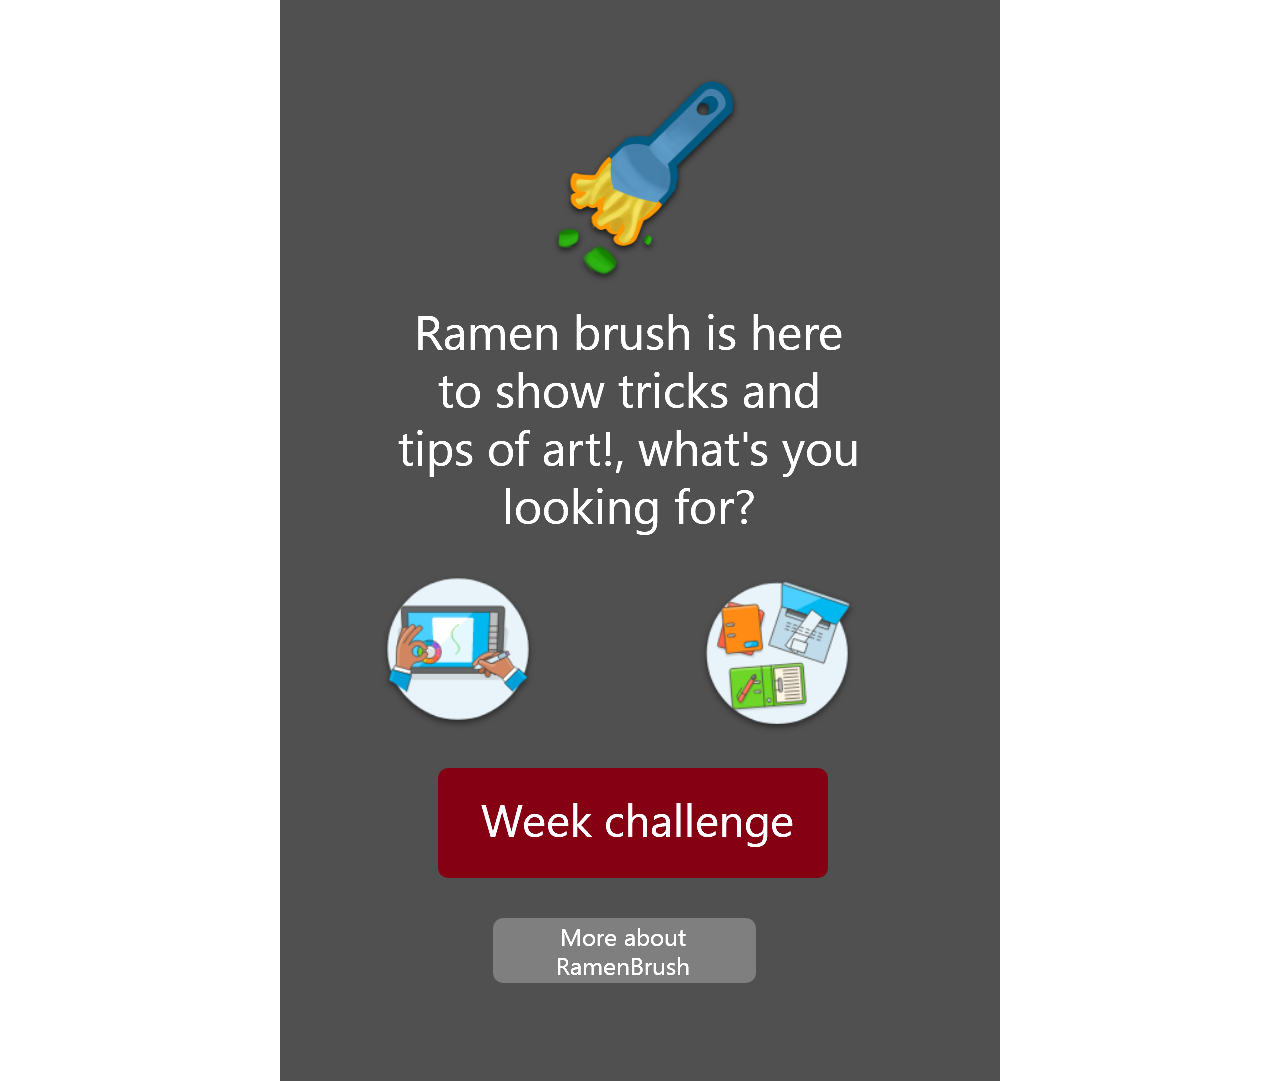
<file: Ramen/www/index.html>
<!DOCTYPE html>
<html class="nojs html css_verticalspacer" lang="pt-BR">
 <head>

  <meta http-equiv="Content-type" content="text/html;charset=UTF-8"/>
  <meta name="generator" content="2018.1.0.386"/>
  <meta name="viewport" content="width=device-width, initial-scale=1.0"/>
  
  <script type="text/javascript">
   // Update the 'nojs'/'js' class on the html node
document.documentElement.className = document.documentElement.className.replace(/\bnojs\b/g, 'js');

// Check that all required assets are uploaded and up-to-date
if(typeof Muse == "undefined") window.Muse = {}; window.Muse.assets = {"required":["museutils.js", "museconfig.js", "jquery.watch.js", "jquery.museresponsive.js", "require.js", "index.css"], "outOfDate":[]};
</script>
  
  <title>hom</title>
  <!-- CSS -->
  <link rel="stylesheet" type="text/css" href="css/site_global.css?crc=444006867"/>
  <link rel="stylesheet" type="text/css" href="css/index.css?crc=3784482298" id="pagesheet"/>
  <!-- IE-only CSS -->
  <!--[if lt IE 9]>
  <link rel="stylesheet" type="text/css" href="css/nomq_index.css?crc=161694415" id="nomq_pagesheet"/>
  <![endif]-->
   </head>
 <body>

  <div class="breakpoint active" id="bp_infinity" data-min-width="721"><!-- responsive breakpoint node -->
   <div class="clearfix" id="page"><!-- column -->
    <div class="clip_frame colelem" id="u190"><!-- image -->
     <img class="block temp_no_img_src" id="u190_img" data-orig-src="images/ramenbrush-1.png?crc=4151274287" alt="" width="237" height="237" src="images/blank.gif?crc=4208392903"/>
    </div>
    <img class="colelem temp_no_img_src" id="u1290-4" alt="Ramen brush is here to show tricks and tips of art!, what's you looking for?" width="462" height="234" data-orig-src="images/u1290-4.png?crc=497037861" src="images/blank.gif?crc=4208392903"/><!-- rasterized frame -->
    <div class="clearfix colelem shared_content" id="pu1374" data-content-guid="pu1374_content"><!-- group -->
     <a class="nonblock nontext clip_frame grpelem" id="u1374" href="digital.html"><!-- image --><img class="block temp_no_img_src" id="u1374_img" data-orig-src="images/streamline-icon-tablet-1-3%40140x140.png?crc=385379030" alt="" width="192" height="192" src="images/blank.gif?crc=4208392903"/></a>
     <a class="nonblock nontext clip_frame grpelem" id="u1382" href="traditional.html"><!-- image --><img class="block temp_no_img_src" id="u1382_img" data-orig-src="images/streamline-icon-laptop-workspace-3%40140x140.png?crc=4020329527" alt="" width="192" height="192" src="images/blank.gif?crc=4208392903"/></a>
    </div>
    <a class="nonblock nontext rounded-corners clearfix colelem" id="u202" href="weekchallenge.html"><!-- group --><img class="grpelem temp_no_img_src" id="u214-4" alt="Week challenge" width="326" height="56" data-orig-src="images/u214-4.png?crc=519097834" src="images/blank.gif?crc=4208392903"/><!-- rasterized frame --></a>
    <div class="pointer_cursor rounded-corners clearfix colelem" id="u206"><!-- group -->
     <a class="block shared_content" href="more-about.html" data-content-guid="u206_0_content"><!-- Block link tag --></a>
     <a class="nonblock nontext grpelem" id="u224-4" href="more-about.html"><!-- rasterized frame --><img class="temp_no_img_src" id="u224-4_img" alt="More about RamenBrush" width="244" height="58" data-orig-src="images/u224-4.png?crc=265476455" src="images/blank.gif?crc=4208392903"/></a>
    </div>
    <div class="verticalspacer" data-offset-top="983" data-content-above-spacer="983" data-content-below-spacer="98"></div>
   </div>
  </div>
  <div class="breakpoint" id="bp_720" data-max-width="720"><!-- responsive breakpoint node -->
   <div class="clearfix temp_no_id" data-orig-id="page"><!-- column -->
    <div class="clip_frame colelem temp_no_id" data-orig-id="u190"><!-- image -->
     <img class="block temp_no_id temp_no_img_src" data-orig-src="images/ramenbrush-1.png?crc=4151274287" alt="" width="190" height="190" data-orig-id="u190_img" src="images/blank.gif?crc=4208392903"/>
    </div>
    <img class="colelem temp_no_id temp_no_img_src" alt="Ramen brush is here to show tricks and tips of art!, what's you looking for?" width="462" height="234" data-orig-src="images/u1290-42.png?crc=497037861" data-orig-id="u1290-4" src="images/blank.gif?crc=4208392903"/><!-- rasterized frame -->
    <span class="clearfix colelem placeholder" data-placeholder-for="pu1374_content"><!-- placeholder node --></span>
    <a class="nonblock nontext rounded-corners clearfix colelem temp_no_id" href="weekchallenge.html" data-orig-id="u202"><!-- group --><img class="grpelem temp_no_id temp_no_img_src" alt="Week challenge" width="326" height="56" data-orig-src="images/u214-42.png?crc=519097834" data-orig-id="u214-4" src="images/blank.gif?crc=4208392903"/><!-- rasterized frame --></a>
    <div class="pointer_cursor rounded-corners clearfix colelem temp_no_id" data-orig-id="u206"><!-- group -->
     <span class="block placeholder" data-placeholder-for="u206_0_content"><!-- placeholder node --></span>
     <a class="nonblock nontext grpelem temp_no_id" href="more-about.html" data-orig-id="u224-4"><!-- rasterized frame --><img class="temp_no_id temp_no_img_src" alt="More about RamenBrush" width="244" height="58" data-orig-src="images/u224-42.png?crc=265476455" data-orig-id="u224-4_img" src="images/blank.gif?crc=4208392903"/></a>
    </div>
    <div class="verticalspacer" data-offset-top="1006" data-content-above-spacer="1006" data-content-below-spacer="73"></div>
   </div>
  </div>
  <!-- Other scripts -->
  <script type="text/javascript">
   // Decide whether to suppress missing file error or not based on preference setting
var suppressMissingFileError = false
</script>
  <script type="text/javascript">
   window.Muse.assets.check=function(c){if(!window.Muse.assets.checked){window.Muse.assets.checked=!0;var b={},d=function(a,b){if(window.getComputedStyle){var c=window.getComputedStyle(a,null);return c&&c.getPropertyValue(b)||c&&c[b]||""}if(document.documentElement.currentStyle)return(c=a.currentStyle)&&c[b]||a.style&&a.style[b]||"";return""},a=function(a){if(a.match(/^rgb/))return a=a.replace(/\s+/g,"").match(/([\d\,]+)/gi)[0].split(","),(parseInt(a[0])<<16)+(parseInt(a[1])<<8)+parseInt(a[2]);if(a.match(/^\#/))return parseInt(a.substr(1),
16);return 0},f=function(f){for(var g=document.getElementsByTagName("link"),j=0;j<g.length;j++)if("text/css"==g[j].type){var l=(g[j].href||"").match(/\/?css\/([\w\-]+\.css)\?crc=(\d+)/);if(!l||!l[1]||!l[2])break;b[l[1]]=l[2]}g=document.createElement("div");g.className="version";g.style.cssText="display:none; width:1px; height:1px;";document.getElementsByTagName("body")[0].appendChild(g);for(j=0;j<Muse.assets.required.length;){var l=Muse.assets.required[j],k=l.match(/([\w\-\.]+)\.(\w+)$/),i=k&&k[1]?
k[1]:null,k=k&&k[2]?k[2]:null;switch(k.toLowerCase()){case "css":i=i.replace(/\W/gi,"_").replace(/^([^a-z])/gi,"_$1");g.className+=" "+i;i=a(d(g,"color"));k=a(d(g,"backgroundColor"));i!=0||k!=0?(Muse.assets.required.splice(j,1),"undefined"!=typeof b[l]&&(i!=b[l]>>>24||k!=(b[l]&16777215))&&Muse.assets.outOfDate.push(l)):j++;g.className="version";break;case "js":j++;break;default:throw Error("Unsupported file type: "+k);}}c?c().jquery!="1.8.3"&&Muse.assets.outOfDate.push("jquery-1.8.3.min.js"):Muse.assets.required.push("jquery-1.8.3.min.js");
g.parentNode.removeChild(g);if(Muse.assets.outOfDate.length||Muse.assets.required.length)g="Alguns arquivos no servidor podem estar ausentes ou incorretos. Limpe o cache do navegador e tente novamente. Se o problema persistir, entre em contato com o autor do site.",f&&Muse.assets.outOfDate.length&&(g+="\nOut of date: "+Muse.assets.outOfDate.join(",")),f&&Muse.assets.required.length&&(g+="\nMissing: "+Muse.assets.required.join(",")),suppressMissingFileError?(g+="\nUse SuppressMissingFileError key in AppPrefs.xml to show missing file error pop up.",console.log(g)):alert(g)};location&&location.search&&location.search.match&&location.search.match(/muse_debug/gi)?
setTimeout(function(){f(!0)},5E3):f()}};
var muse_init=function(){require.config({baseUrl:""});require(["jquery","museutils","whatinput","jquery.watch","jquery.museresponsive"],function(c){var $ = c;$(document).ready(function(){try{
window.Muse.assets.check($);/* body */
Muse.Utils.transformMarkupToFixBrowserProblemsPreInit();/* body */
Muse.Utils.prepHyperlinks(true);/* body */
Muse.Utils.makeButtonsVisibleAfterSettingMinWidth();/* body */
Muse.Utils.fullPage('#page');/* 100% height page */
$( '.breakpoint' ).registerBreakpoint();/* Register breakpoints */
Muse.Utils.transformMarkupToFixBrowserProblems();/* body */
}catch(b){if(b&&"function"==typeof b.notify?b.notify():Muse.Assert.fail("Error calling selector function: "+b),false)throw b;}})})};

</script>
  <!-- RequireJS script -->
  <script src="scripts/require.js?crc=7928878" type="text/javascript" async data-main="scripts/museconfig.js?crc=4286661555" onload="if (requirejs) requirejs.onError = function(requireType, requireModule) { if (requireType && requireType.toString && requireType.toString().indexOf && 0 <= requireType.toString().indexOf('#scripterror')) window.Muse.assets.check(); }" onerror="window.Muse.assets.check();"></script>
   </body>
</html>
</file>
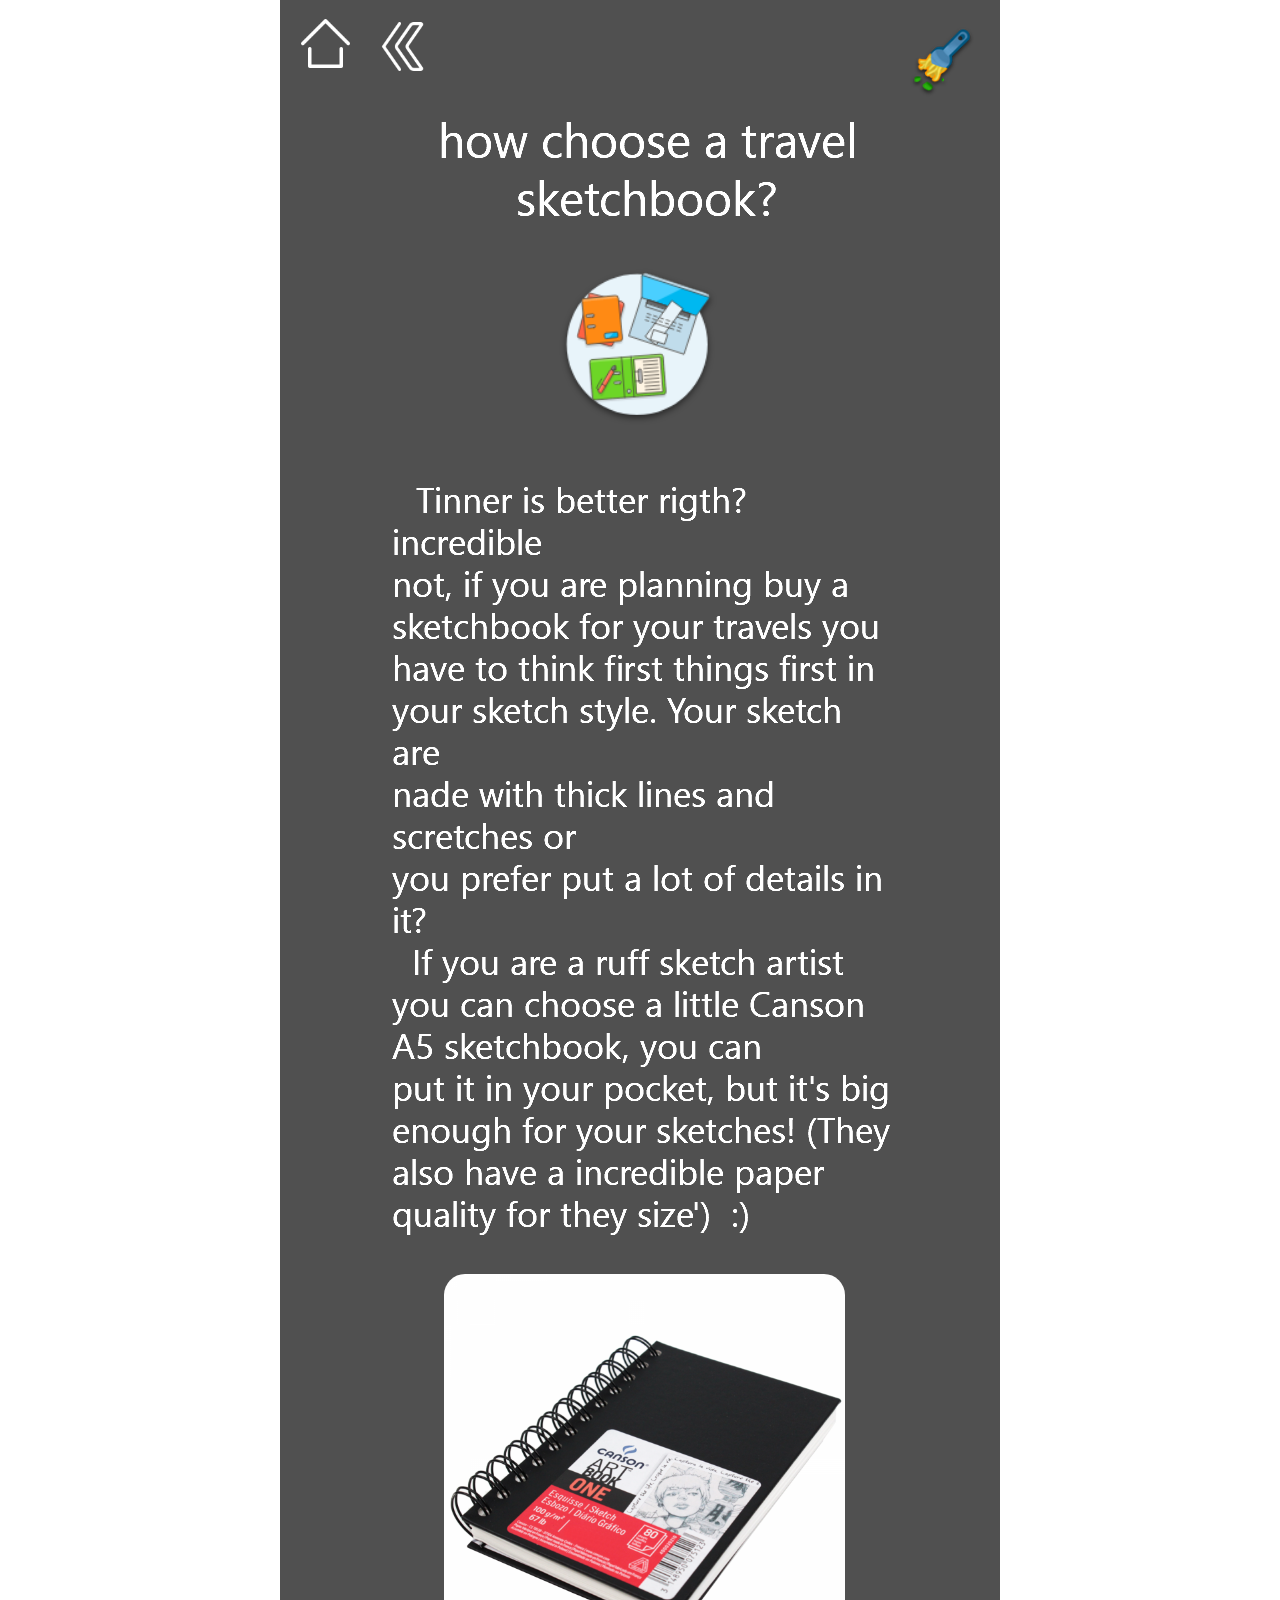
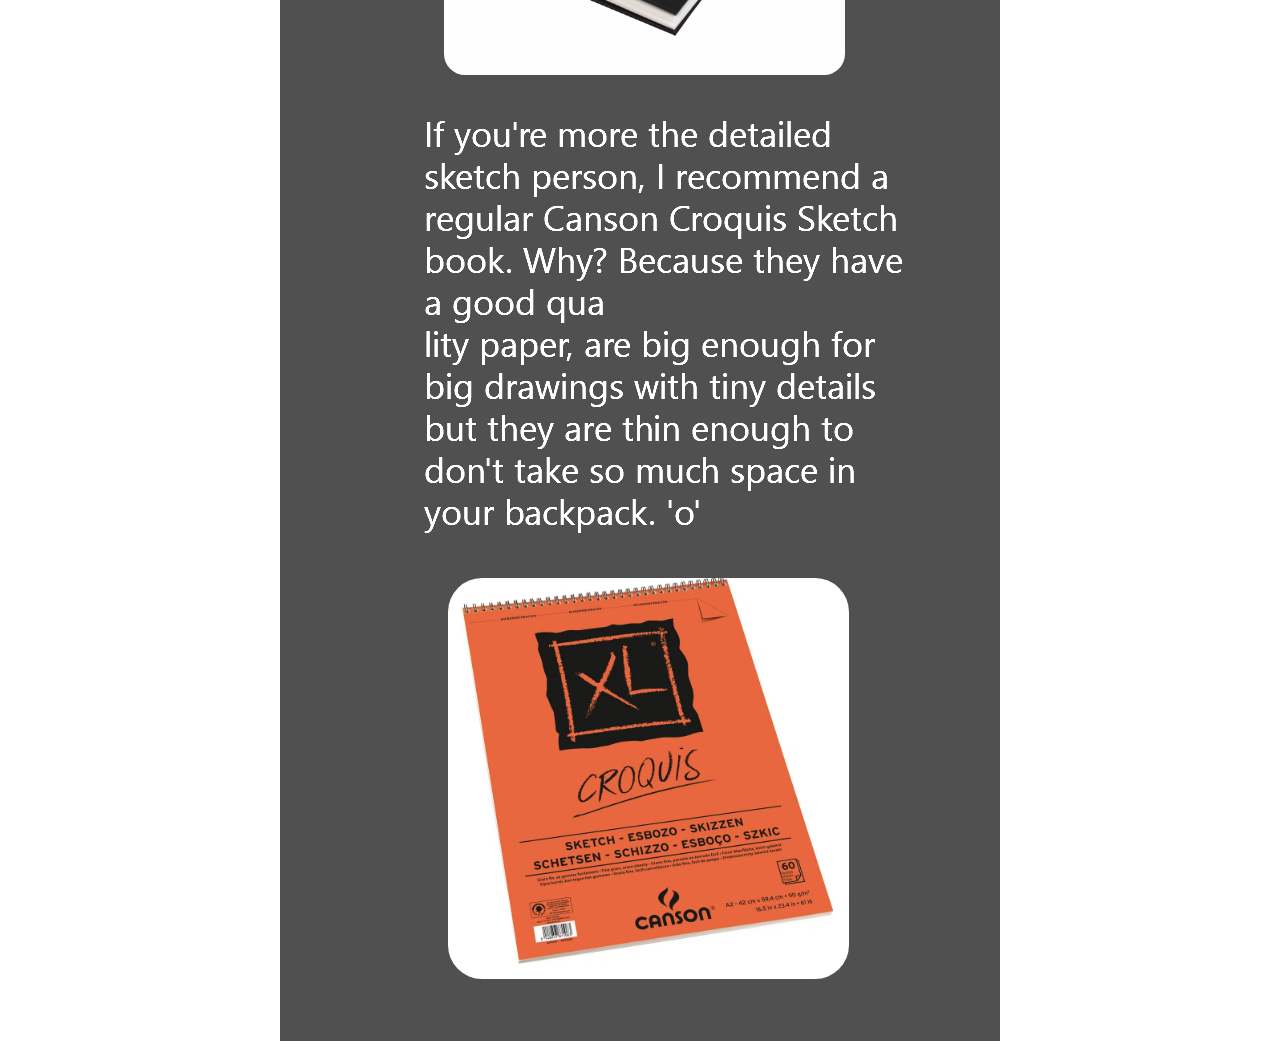
<file: Ramen/www/artigo.html>
<!DOCTYPE html>
<html class="nojs html css_verticalspacer" lang="pt-BR">
 <head>

  <meta http-equiv="Content-type" content="text/html;charset=UTF-8"/>
  <meta name="generator" content="2018.1.0.386"/>
  <meta name="viewport" content="width=device-width, initial-scale=1.0"/>
  
  <script type="text/javascript">
   // Update the 'nojs'/'js' class on the html node
document.documentElement.className = document.documentElement.className.replace(/\bnojs\b/g, 'js');

// Check that all required assets are uploaded and up-to-date
if(typeof Muse == "undefined") window.Muse = {}; window.Muse.assets = {"required":["museutils.js", "museconfig.js", "jquery.watch.js", "jquery.museresponsive.js", "require.js", "artigo.css"], "outOfDate":[]};
</script>
  
  <title>artigo</title>
  <!-- CSS -->
  <link rel="stylesheet" type="text/css" href="css/site_global.css?crc=444006867"/>
  <link rel="stylesheet" type="text/css" href="css/artigo.css?crc=3814722865" id="pagesheet"/>
  <!-- IE-only CSS -->
  <!--[if lt IE 9]>
  <link rel="stylesheet" type="text/css" href="css/nomq_artigo.css?crc=134194776" id="nomq_pagesheet"/>
  <![endif]-->
   </head>
 <body>

  <div class="breakpoint active" id="bp_infinity" data-min-width="721"><!-- responsive breakpoint node -->
   <div class="clearfix" id="page"><!-- group -->
    <a class="nonblock nontext clip_frame grpelem shared_content" id="u403" href="index.html" data-content-guid="u403_content"><!-- image --><img class="block temp_no_img_src" id="u403_img" data-orig-src="images/home-2.png?crc=488786437" alt="" width="49" height="49" src="images/blank.gif?crc=4208392903"/></a>
    <div class="clearfix grpelem" id="ppu503"><!-- column -->
     <div class="clearfix colelem shared_content" id="pu503" data-content-guid="pu503_content"><!-- group -->
      <a class="nonblock nontext clip_frame grpelem" id="u503" href="traditional.html"><!-- image --><img class="block temp_no_img_src" id="u503_img" data-orig-src="images/back.png?crc=249623731" alt="" width="49" height="49" src="images/blank.gif?crc=4208392903"/></a>
      <div class="clip_frame grpelem" id="u415"><!-- image -->
       <img class="block temp_no_img_src" id="u415_img" data-orig-src="images/ramenbrush-4.png?crc=390486416" alt="" width="81" height="81" src="images/blank.gif?crc=4208392903"/>
      </div>
     </div>
     <img class="colelem temp_no_img_src" id="u432-4" alt="how choose a travel sketchbook?" width="437" height="116" data-orig-src="images/u432-4.png?crc=361255665" src="images/blank.gif?crc=4208392903"/><!-- rasterized frame -->
     <div class="clip_frame colelem shared_content" id="u438" data-content-guid="u438_content"><!-- image -->
      <img class="block temp_no_img_src" id="u438_img" data-orig-src="images/streamline-icon-laptop-workspace-3%40140x1402.png?crc=4020329527" alt="" width="192" height="192" src="images/blank.gif?crc=4208392903"/>
     </div>
     <div class="clearfix colelem" id="pu447-26"><!-- group -->
      <img class="grpelem temp_no_img_src" id="u447-26" alt="&nbsp;Tinner is better rigth? incredible not, if you are planning buy a sketchbook for your travels you have to think first things first in your sketch style. Your sketch are nade with thick lines and scretches or you prefer put a lot of details in it? If you are a ruff sketch artist you can choose a little Canson A5 sketchbook, you can put it in your pocket, but it's big enough for your sketches! (They also have a incredible paper quality for they size') :) " width="507" height="864" data-orig-src="images/u447-26.png?crc=4287709004" src="images/blank.gif?crc=4208392903"/><!-- rasterized frame -->
      <div class="rounded-corners clip_frame grpelem shared_content" id="u453" data-content-guid="u453_content"><!-- image -->
       <img class="block temp_no_img_src" id="u453_img" data-orig-src="images/image%201.png?crc=509622234" alt="" width="401" height="401" src="images/blank.gif?crc=4208392903"/>
      </div>
      <img class="grpelem temp_no_img_src" id="u469-10" alt="&nbsp;If you're more the detailed sketch person, I recommend a regular Canson Croquis Sketch book. Why? Because they have a good qua lity paper, are big enough for big drawings with tiny details but they are thin enough to don't take so much space in your backpack. 'o' " width="479" height="564" data-orig-src="images/u469-10.png?crc=4207512096" src="images/blank.gif?crc=4208392903"/><!-- rasterized frame -->
      <div class="clip_frame grpelem shared_content" id="u483" data-content-guid="u483_content"><!-- image -->
       <img class="block temp_no_img_src" id="u483_img" data-orig-src="images/image%202.png?crc=4050892775" alt="" width="401" height="401" src="images/blank.gif?crc=4208392903"/>
      </div>
     </div>
    </div>
    <div class="verticalspacer shared_content" data-offset-top="2579" data-content-above-spacer="2579" data-content-below-spacer="62" data-content-guid="page_2_content"></div>
   </div>
  </div>
  <div class="breakpoint" id="bp_720" data-max-width="720"><!-- responsive breakpoint node -->
   <div class="clearfix temp_no_id" data-orig-id="page"><!-- group -->
    <span class="nonblock nontext clip_frame grpelem placeholder" data-placeholder-for="u403_content"><!-- placeholder node --></span>
    <div class="clearfix grpelem temp_no_id" data-orig-id="ppu503"><!-- column -->
     <span class="clearfix colelem placeholder" data-placeholder-for="pu503_content"><!-- placeholder node --></span>
     <img class="colelem temp_no_id temp_no_img_src" alt="how choose a travel sketchbook?" width="437" height="116" data-orig-src="images/u432-42.png?crc=361255665" data-orig-id="u432-4" src="images/blank.gif?crc=4208392903"/><!-- rasterized frame -->
     <span class="clip_frame colelem placeholder" data-placeholder-for="u438_content"><!-- placeholder node --></span>
     <div class="clearfix colelem temp_no_id" data-orig-id="pu447-26"><!-- group -->
      <img class="grpelem temp_no_id temp_no_img_src" alt="&nbsp;Tinner is better rigth? incredible not, if you are planning buy a sketchbook for your travels you have to think first things first in your sketch style. Your sketch are nade with thick lines and scretches or you prefer put a lot of details in it? If you are a ruff sketch artist you can choose a little Canson A5 sketchbook, you can put it in your pocket, but it's big enough for your sketches! (They also have a incredible paper quality for they size') :) " width="507" height="864" data-orig-src="images/u447-262.png?crc=4287709004" data-orig-id="u447-26" src="images/blank.gif?crc=4208392903"/><!-- rasterized frame -->
      <span class="rounded-corners clip_frame grpelem placeholder" data-placeholder-for="u453_content"><!-- placeholder node --></span>
      <img class="grpelem temp_no_id temp_no_img_src" alt="&nbsp;If you're more the detailed sketch person, I recommend a regular Canson Croquis Sketch book. Why? Because they have a good qua lity paper, are big enough for big drawings with tiny details but they are thin enough to don't take so much space in your backpack. 'o' " width="479" height="564" data-orig-src="images/u469-102.png?crc=4207512096" data-orig-id="u469-10" src="images/blank.gif?crc=4208392903"/><!-- rasterized frame -->
      <span class="clip_frame grpelem placeholder" data-placeholder-for="u483_content"><!-- placeholder node --></span>
     </div>
    </div>
    <span class="verticalspacer placeholder" data-placeholder-for="page_2_content"><!-- placeholder node --></span>
   </div>
  </div>
  <!-- Other scripts -->
  <script type="text/javascript">
   // Decide whether to suppress missing file error or not based on preference setting
var suppressMissingFileError = false
</script>
  <script type="text/javascript">
   window.Muse.assets.check=function(c){if(!window.Muse.assets.checked){window.Muse.assets.checked=!0;var b={},d=function(a,b){if(window.getComputedStyle){var c=window.getComputedStyle(a,null);return c&&c.getPropertyValue(b)||c&&c[b]||""}if(document.documentElement.currentStyle)return(c=a.currentStyle)&&c[b]||a.style&&a.style[b]||"";return""},a=function(a){if(a.match(/^rgb/))return a=a.replace(/\s+/g,"").match(/([\d\,]+)/gi)[0].split(","),(parseInt(a[0])<<16)+(parseInt(a[1])<<8)+parseInt(a[2]);if(a.match(/^\#/))return parseInt(a.substr(1),
16);return 0},f=function(f){for(var g=document.getElementsByTagName("link"),j=0;j<g.length;j++)if("text/css"==g[j].type){var l=(g[j].href||"").match(/\/?css\/([\w\-]+\.css)\?crc=(\d+)/);if(!l||!l[1]||!l[2])break;b[l[1]]=l[2]}g=document.createElement("div");g.className="version";g.style.cssText="display:none; width:1px; height:1px;";document.getElementsByTagName("body")[0].appendChild(g);for(j=0;j<Muse.assets.required.length;){var l=Muse.assets.required[j],k=l.match(/([\w\-\.]+)\.(\w+)$/),i=k&&k[1]?
k[1]:null,k=k&&k[2]?k[2]:null;switch(k.toLowerCase()){case "css":i=i.replace(/\W/gi,"_").replace(/^([^a-z])/gi,"_$1");g.className+=" "+i;i=a(d(g,"color"));k=a(d(g,"backgroundColor"));i!=0||k!=0?(Muse.assets.required.splice(j,1),"undefined"!=typeof b[l]&&(i!=b[l]>>>24||k!=(b[l]&16777215))&&Muse.assets.outOfDate.push(l)):j++;g.className="version";break;case "js":j++;break;default:throw Error("Unsupported file type: "+k);}}c?c().jquery!="1.8.3"&&Muse.assets.outOfDate.push("jquery-1.8.3.min.js"):Muse.assets.required.push("jquery-1.8.3.min.js");
g.parentNode.removeChild(g);if(Muse.assets.outOfDate.length||Muse.assets.required.length)g="Alguns arquivos no servidor podem estar ausentes ou incorretos. Limpe o cache do navegador e tente novamente. Se o problema persistir, entre em contato com o autor do site.",f&&Muse.assets.outOfDate.length&&(g+="\nOut of date: "+Muse.assets.outOfDate.join(",")),f&&Muse.assets.required.length&&(g+="\nMissing: "+Muse.assets.required.join(",")),suppressMissingFileError?(g+="\nUse SuppressMissingFileError key in AppPrefs.xml to show missing file error pop up.",console.log(g)):alert(g)};location&&location.search&&location.search.match&&location.search.match(/muse_debug/gi)?
setTimeout(function(){f(!0)},5E3):f()}};
var muse_init=function(){require.config({baseUrl:""});require(["jquery","museutils","whatinput","jquery.watch","jquery.museresponsive"],function(c){var $ = c;$(document).ready(function(){try{
window.Muse.assets.check($);/* body */
Muse.Utils.transformMarkupToFixBrowserProblemsPreInit();/* body */
Muse.Utils.prepHyperlinks(true);/* body */
Muse.Utils.makeButtonsVisibleAfterSettingMinWidth();/* body */
Muse.Utils.fullPage('#page');/* 100% height page */
$( '.breakpoint' ).registerBreakpoint();/* Register breakpoints */
Muse.Utils.transformMarkupToFixBrowserProblems();/* body */
}catch(b){if(b&&"function"==typeof b.notify?b.notify():Muse.Assert.fail("Error calling selector function: "+b),false)throw b;}})})};

</script>
  <!-- RequireJS script -->
  <script src="scripts/require.js?crc=7928878" type="text/javascript" async data-main="scripts/museconfig.js?crc=4286661555" onload="if (requirejs) requirejs.onError = function(requireType, requireModule) { if (requireType && requireType.toString && requireType.toString().indexOf && 0 <= requireType.toString().indexOf('#scripterror')) window.Muse.assets.check(); }" onerror="window.Muse.assets.check();"></script>
   </body>
</html>
</file>
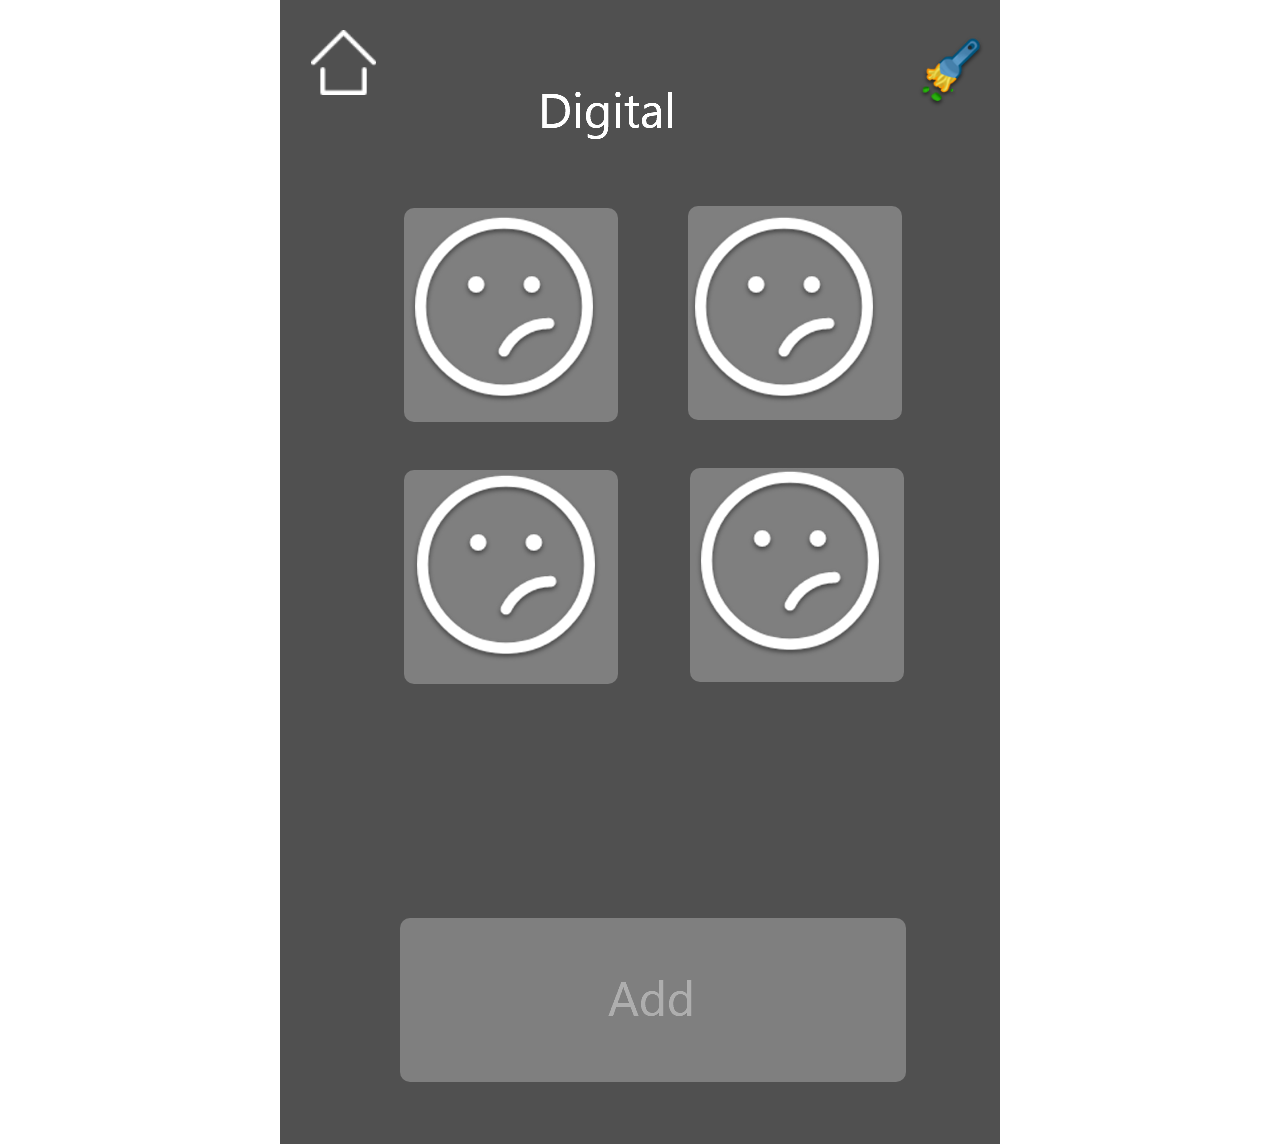
<file: Ramen/www/digital.html>
<!DOCTYPE html>
<html class="nojs html css_verticalspacer" lang="pt-BR">
 <head>

  <meta http-equiv="Content-type" content="text/html;charset=UTF-8"/>
  <meta name="generator" content="2018.1.0.386"/>
  <meta name="viewport" content="width=device-width, initial-scale=1.0"/>
  
  <script type="text/javascript">
   // Update the 'nojs'/'js' class on the html node
document.documentElement.className = document.documentElement.className.replace(/\bnojs\b/g, 'js');

// Check that all required assets are uploaded and up-to-date
if(typeof Muse == "undefined") window.Muse = {}; window.Muse.assets = {"required":["museutils.js", "museconfig.js", "jquery.watch.js", "jquery.museresponsive.js", "require.js", "digital.css"], "outOfDate":[]};
</script>
  
  <title>digital</title>
  <!-- CSS -->
  <link rel="stylesheet" type="text/css" href="css/site_global.css?crc=444006867"/>
  <link rel="stylesheet" type="text/css" href="css/digital.css?crc=4268207111" id="pagesheet"/>
  <!-- IE-only CSS -->
  <!--[if lt IE 9]>
  <link rel="stylesheet" type="text/css" href="css/nomq_digital.css?crc=152376254" id="nomq_pagesheet"/>
  <![endif]-->
   </head>
 <body>

  <div class="breakpoint active" id="bp_infinity" data-min-width="721"><!-- responsive breakpoint node -->
   <div class="clearfix" id="page"><!-- group -->
    <a class="nonblock nontext clip_frame grpelem" id="u1038" href="index.html"><!-- image --><img class="block temp_no_img_src" id="u1038_img" data-orig-src="images/home-1.png?crc=488786437" alt="" width="65" height="65" src="images/blank.gif?crc=4208392903"/></a>
    <div class="clearfix grpelem" id="pu1040-4"><!-- column -->
     <img class="colelem temp_no_img_src" id="u1040-4" alt="Digital" width="224" height="60" data-orig-src="images/u1040-4.png?crc=297652040" src="images/blank.gif?crc=4208392903"/><!-- rasterized frame -->
     <div class="clearfix colelem shared_content" id="pu1043" data-content-guid="pu1043_content"><!-- group -->
      <div class="rounded-corners clearfix grpelem" id="u1043"><!-- group -->
       <div class="clip_frame grpelem" id="u1136"><!-- image -->
        <img class="block temp_no_img_src" id="u1136_img" data-orig-src="images/unhappy-1.png?crc=4045865338" alt="" width="192" height="192" src="images/blank.gif?crc=4208392903"/>
       </div>
      </div>
      <div class="rounded-corners clearfix grpelem" id="u1044"><!-- group -->
       <div class="clip_frame grpelem" id="u1148"><!-- image -->
        <img class="block temp_no_img_src" id="u1148_img" data-orig-src="images/unhappy-1.png?crc=4045865338" alt="" width="192" height="192" src="images/blank.gif?crc=4208392903"/>
       </div>
      </div>
     </div>
     <div class="clearfix colelem shared_content" id="pu1045" data-content-guid="pu1045_content"><!-- group -->
      <div class="rounded-corners clearfix grpelem" id="u1045"><!-- group -->
       <div class="clip_frame grpelem" id="u1124"><!-- image -->
        <img class="block temp_no_img_src" id="u1124_img" data-orig-src="images/unhappy-1.png?crc=4045865338" alt="" width="192" height="192" src="images/blank.gif?crc=4208392903"/>
       </div>
      </div>
      <div class="rounded-corners clearfix grpelem" id="u1046"><!-- group -->
       <div class="clip_frame grpelem" id="u1112"><!-- image -->
        <img class="block temp_no_img_src" id="u1112_img" data-orig-src="images/unhappy-1.png?crc=4045865338" alt="" width="192" height="192" src="images/blank.gif?crc=4208392903"/>
       </div>
      </div>
     </div>
     <div class="rounded-corners clearfix colelem" id="u1047"><!-- group -->
      <img class="grpelem temp_no_img_src" id="u1048-4" alt="Add" width="94" height="58" data-orig-src="images/u1048-4.png?crc=425365162" src="images/blank.gif?crc=4208392903"/><!-- rasterized frame -->
     </div>
    </div>
    <div class="clip_frame grpelem shared_content" id="u1041" data-content-guid="u1041_content"><!-- image -->
     <img class="block temp_no_img_src" id="u1041_img" data-orig-src="images/ramenbrush-4.png?crc=390486416" alt="" width="83" height="83" src="images/blank.gif?crc=4208392903"/>
    </div>
    <div class="verticalspacer" data-offset-top="1082" data-content-above-spacer="1082" data-content-below-spacer="62"></div>
   </div>
  </div>
  <div class="breakpoint" id="bp_720" data-max-width="720"><!-- responsive breakpoint node -->
   <div class="clearfix temp_no_id" data-orig-id="page"><!-- group -->
    <a class="nonblock nontext clip_frame grpelem temp_no_id" href="index.html" data-orig-id="u1038"><!-- image --><img class="block temp_no_id temp_no_img_src" data-orig-src="images/home-1.png?crc=488786437" alt="" width="49" height="49" data-orig-id="u1038_img" src="images/blank.gif?crc=4208392903"/></a>
    <div class="clearfix grpelem temp_no_id" data-orig-id="pu1040-4"><!-- column -->
     <img class="colelem temp_no_id temp_no_img_src" alt="Digital" width="154" height="60" data-orig-src="images/u1040-42.png?crc=166710918" data-orig-id="u1040-4" src="images/blank.gif?crc=4208392903"/><!-- rasterized frame -->
     <span class="clearfix colelem placeholder" data-placeholder-for="pu1043_content"><!-- placeholder node --></span>
     <span class="clearfix colelem placeholder" data-placeholder-for="pu1045_content"><!-- placeholder node --></span>
     <div class="rounded-corners clearfix colelem temp_no_id" data-orig-id="u1047"><!-- group -->
      <img class="grpelem temp_no_id temp_no_img_src" alt="Add" width="94" height="58" data-orig-src="images/u1048-42.png?crc=425365162" data-orig-id="u1048-4" src="images/blank.gif?crc=4208392903"/><!-- rasterized frame -->
     </div>
    </div>
    <span class="clip_frame grpelem placeholder" data-placeholder-for="u1041_content"><!-- placeholder node --></span>
    <div class="verticalspacer" data-offset-top="1073" data-content-above-spacer="1073" data-content-below-spacer="149"></div>
   </div>
  </div>
  <!-- Other scripts -->
  <script type="text/javascript">
   // Decide whether to suppress missing file error or not based on preference setting
var suppressMissingFileError = false
</script>
  <script type="text/javascript">
   window.Muse.assets.check=function(c){if(!window.Muse.assets.checked){window.Muse.assets.checked=!0;var b={},d=function(a,b){if(window.getComputedStyle){var c=window.getComputedStyle(a,null);return c&&c.getPropertyValue(b)||c&&c[b]||""}if(document.documentElement.currentStyle)return(c=a.currentStyle)&&c[b]||a.style&&a.style[b]||"";return""},a=function(a){if(a.match(/^rgb/))return a=a.replace(/\s+/g,"").match(/([\d\,]+)/gi)[0].split(","),(parseInt(a[0])<<16)+(parseInt(a[1])<<8)+parseInt(a[2]);if(a.match(/^\#/))return parseInt(a.substr(1),
16);return 0},f=function(f){for(var g=document.getElementsByTagName("link"),j=0;j<g.length;j++)if("text/css"==g[j].type){var l=(g[j].href||"").match(/\/?css\/([\w\-]+\.css)\?crc=(\d+)/);if(!l||!l[1]||!l[2])break;b[l[1]]=l[2]}g=document.createElement("div");g.className="version";g.style.cssText="display:none; width:1px; height:1px;";document.getElementsByTagName("body")[0].appendChild(g);for(j=0;j<Muse.assets.required.length;){var l=Muse.assets.required[j],k=l.match(/([\w\-\.]+)\.(\w+)$/),i=k&&k[1]?
k[1]:null,k=k&&k[2]?k[2]:null;switch(k.toLowerCase()){case "css":i=i.replace(/\W/gi,"_").replace(/^([^a-z])/gi,"_$1");g.className+=" "+i;i=a(d(g,"color"));k=a(d(g,"backgroundColor"));i!=0||k!=0?(Muse.assets.required.splice(j,1),"undefined"!=typeof b[l]&&(i!=b[l]>>>24||k!=(b[l]&16777215))&&Muse.assets.outOfDate.push(l)):j++;g.className="version";break;case "js":j++;break;default:throw Error("Unsupported file type: "+k);}}c?c().jquery!="1.8.3"&&Muse.assets.outOfDate.push("jquery-1.8.3.min.js"):Muse.assets.required.push("jquery-1.8.3.min.js");
g.parentNode.removeChild(g);if(Muse.assets.outOfDate.length||Muse.assets.required.length)g="Alguns arquivos no servidor podem estar ausentes ou incorretos. Limpe o cache do navegador e tente novamente. Se o problema persistir, entre em contato com o autor do site.",f&&Muse.assets.outOfDate.length&&(g+="\nOut of date: "+Muse.assets.outOfDate.join(",")),f&&Muse.assets.required.length&&(g+="\nMissing: "+Muse.assets.required.join(",")),suppressMissingFileError?(g+="\nUse SuppressMissingFileError key in AppPrefs.xml to show missing file error pop up.",console.log(g)):alert(g)};location&&location.search&&location.search.match&&location.search.match(/muse_debug/gi)?
setTimeout(function(){f(!0)},5E3):f()}};
var muse_init=function(){require.config({baseUrl:""});require(["jquery","museutils","whatinput","jquery.watch","jquery.museresponsive"],function(c){var $ = c;$(document).ready(function(){try{
window.Muse.assets.check($);/* body */
Muse.Utils.transformMarkupToFixBrowserProblemsPreInit();/* body */
Muse.Utils.prepHyperlinks(true);/* body */
Muse.Utils.makeButtonsVisibleAfterSettingMinWidth();/* body */
Muse.Utils.fullPage('#page');/* 100% height page */
$( '.breakpoint' ).registerBreakpoint();/* Register breakpoints */
Muse.Utils.transformMarkupToFixBrowserProblems();/* body */
}catch(b){if(b&&"function"==typeof b.notify?b.notify():Muse.Assert.fail("Error calling selector function: "+b),false)throw b;}})})};

</script>
  <!-- RequireJS script -->
  <script src="scripts/require.js?crc=7928878" type="text/javascript" async data-main="scripts/museconfig.js?crc=4286661555" onload="if (requirejs) requirejs.onError = function(requireType, requireModule) { if (requireType && requireType.toString && requireType.toString().indexOf && 0 <= requireType.toString().indexOf('#scripterror')) window.Muse.assets.check(); }" onerror="window.Muse.assets.check();"></script>
   </body>
</html>
</file>
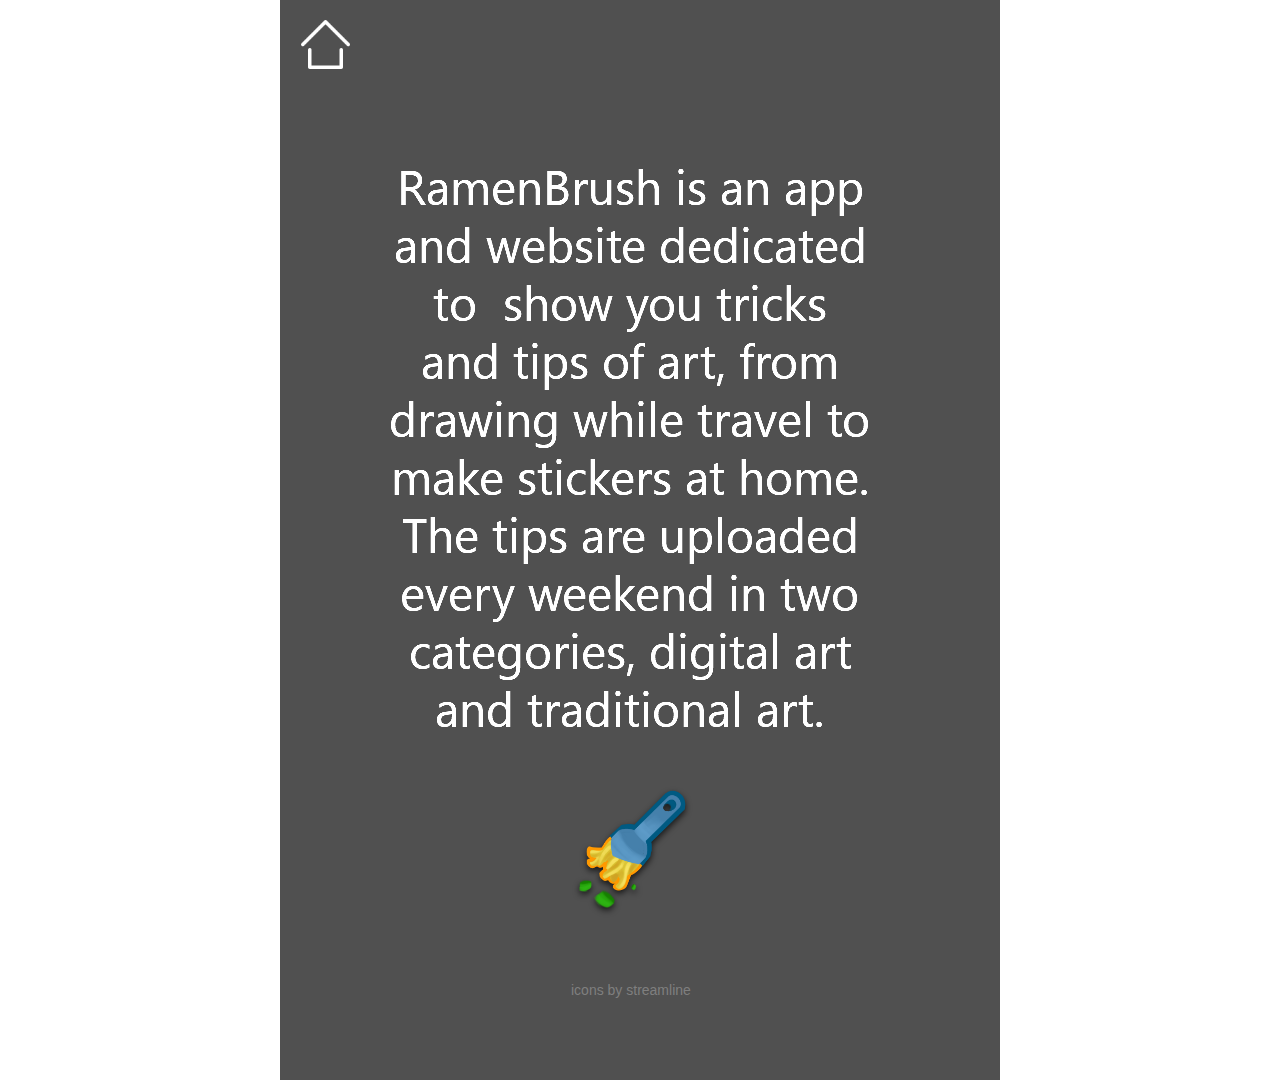
<file: Ramen/www/more-about.html>
<!DOCTYPE html>
<html class="nojs html css_verticalspacer" lang="pt-BR">
 <head>

  <meta http-equiv="Content-type" content="text/html;charset=UTF-8"/>
  <meta name="generator" content="2018.1.0.386"/>
  <meta name="viewport" content="width=device-width, initial-scale=1.0"/>
  
  <script type="text/javascript">
   // Update the 'nojs'/'js' class on the html node
document.documentElement.className = document.documentElement.className.replace(/\bnojs\b/g, 'js');

// Check that all required assets are uploaded and up-to-date
if(typeof Muse == "undefined") window.Muse = {}; window.Muse.assets = {"required":["museutils.js", "museconfig.js", "jquery.watch.js", "jquery.museresponsive.js", "require.js", "more-about.css"], "outOfDate":[]};
</script>
  
  <title>more about</title>
  <!-- CSS -->
  <link rel="stylesheet" type="text/css" href="css/site_global.css?crc=444006867"/>
  <link rel="stylesheet" type="text/css" href="css/more-about.css?crc=3812433718" id="pagesheet"/>
  <!-- IE-only CSS -->
  <!--[if lt IE 9]>
  <link rel="stylesheet" type="text/css" href="css/nomq_more-about.css?crc=4249304856" id="nomq_pagesheet"/>
  <![endif]-->
   </head>
 <body>

  <div class="breakpoint active" id="bp_infinity" data-min-width="721"><!-- responsive breakpoint node -->
   <div class="clearfix" id="page"><!-- group -->
    <a class="nonblock nontext clip_frame grpelem shared_content" id="u260" href="index.html" data-content-guid="u260_content"><!-- image --><img class="block temp_no_img_src" id="u260_img" data-orig-src="images/home-1.png?crc=488786437" alt="" width="49" height="49" src="images/blank.gif?crc=4208392903"/></a>
    <div class="clearfix grpelem" id="ppu250-8"><!-- column -->
     <div class="clearfix colelem" id="pu250-8"><!-- group -->
      <img class="grpelem temp_no_img_src" id="u250-8" alt="RamenBrush is an app and website dedicated to show you tricks and tips of art, from drawing while travel to make stickers at home. The tips are uploaded every weekend in two categories, digital art and traditional art. " width="484" height="652" data-orig-src="images/u250-8.png?crc=4228237851" src="images/blank.gif?crc=4208392903"/><!-- rasterized frame -->
      <div class="clip_frame grpelem shared_content" id="u272" data-content-guid="u272_content"><!-- image -->
       <img class="block temp_no_img_src" id="u272_img" data-orig-src="images/ramenbrush-3.png?crc=3834644821" alt="" width="151" height="151" src="images/blank.gif?crc=4208392903"/>
      </div>
     </div>
     <div class="clearfix colelem shared_content" id="u256-5" data-content-guid="u256-5_content"><!-- content -->
      <p id="u256-2">icons by streamline</p>
      <p>&nbsp;</p>
     </div>
    </div>
    <div class="verticalspacer shared_content" data-offset-top="1016" data-content-above-spacer="1016" data-content-below-spacer="63" data-content-guid="page_2_content"></div>
   </div>
  </div>
  <div class="breakpoint" id="bp_720" data-max-width="720"><!-- responsive breakpoint node -->
   <div class="clearfix temp_no_id" data-orig-id="page"><!-- group -->
    <span class="nonblock nontext clip_frame grpelem placeholder" data-placeholder-for="u260_content"><!-- placeholder node --></span>
    <div class="clearfix grpelem temp_no_id" data-orig-id="ppu250-8"><!-- column -->
     <div class="clearfix colelem temp_no_id" data-orig-id="pu250-8"><!-- group -->
      <img class="grpelem temp_no_id temp_no_img_src" alt="RamenBrush is an app and website dedicated to show you tricks and tips of art, from drawing while travel to make stickers at home. The tips are uploaded every weekend in two categories, digital art and traditional art. " width="484" height="652" data-orig-src="images/u250-82.png?crc=4228237851" data-orig-id="u250-8" src="images/blank.gif?crc=4208392903"/><!-- rasterized frame -->
      <span class="clip_frame grpelem placeholder" data-placeholder-for="u272_content"><!-- placeholder node --></span>
     </div>
     <span class="clearfix colelem placeholder" data-placeholder-for="u256-5_content"><!-- placeholder node --></span>
    </div>
    <span class="verticalspacer placeholder" data-placeholder-for="page_2_content"><!-- placeholder node --></span>
   </div>
  </div>
  <!-- Other scripts -->
  <script type="text/javascript">
   // Decide whether to suppress missing file error or not based on preference setting
var suppressMissingFileError = false
</script>
  <script type="text/javascript">
   window.Muse.assets.check=function(c){if(!window.Muse.assets.checked){window.Muse.assets.checked=!0;var b={},d=function(a,b){if(window.getComputedStyle){var c=window.getComputedStyle(a,null);return c&&c.getPropertyValue(b)||c&&c[b]||""}if(document.documentElement.currentStyle)return(c=a.currentStyle)&&c[b]||a.style&&a.style[b]||"";return""},a=function(a){if(a.match(/^rgb/))return a=a.replace(/\s+/g,"").match(/([\d\,]+)/gi)[0].split(","),(parseInt(a[0])<<16)+(parseInt(a[1])<<8)+parseInt(a[2]);if(a.match(/^\#/))return parseInt(a.substr(1),
16);return 0},f=function(f){for(var g=document.getElementsByTagName("link"),j=0;j<g.length;j++)if("text/css"==g[j].type){var l=(g[j].href||"").match(/\/?css\/([\w\-]+\.css)\?crc=(\d+)/);if(!l||!l[1]||!l[2])break;b[l[1]]=l[2]}g=document.createElement("div");g.className="version";g.style.cssText="display:none; width:1px; height:1px;";document.getElementsByTagName("body")[0].appendChild(g);for(j=0;j<Muse.assets.required.length;){var l=Muse.assets.required[j],k=l.match(/([\w\-\.]+)\.(\w+)$/),i=k&&k[1]?
k[1]:null,k=k&&k[2]?k[2]:null;switch(k.toLowerCase()){case "css":i=i.replace(/\W/gi,"_").replace(/^([^a-z])/gi,"_$1");g.className+=" "+i;i=a(d(g,"color"));k=a(d(g,"backgroundColor"));i!=0||k!=0?(Muse.assets.required.splice(j,1),"undefined"!=typeof b[l]&&(i!=b[l]>>>24||k!=(b[l]&16777215))&&Muse.assets.outOfDate.push(l)):j++;g.className="version";break;case "js":j++;break;default:throw Error("Unsupported file type: "+k);}}c?c().jquery!="1.8.3"&&Muse.assets.outOfDate.push("jquery-1.8.3.min.js"):Muse.assets.required.push("jquery-1.8.3.min.js");
g.parentNode.removeChild(g);if(Muse.assets.outOfDate.length||Muse.assets.required.length)g="Alguns arquivos no servidor podem estar ausentes ou incorretos. Limpe o cache do navegador e tente novamente. Se o problema persistir, entre em contato com o autor do site.",f&&Muse.assets.outOfDate.length&&(g+="\nOut of date: "+Muse.assets.outOfDate.join(",")),f&&Muse.assets.required.length&&(g+="\nMissing: "+Muse.assets.required.join(",")),suppressMissingFileError?(g+="\nUse SuppressMissingFileError key in AppPrefs.xml to show missing file error pop up.",console.log(g)):alert(g)};location&&location.search&&location.search.match&&location.search.match(/muse_debug/gi)?
setTimeout(function(){f(!0)},5E3):f()}};
var muse_init=function(){require.config({baseUrl:""});require(["jquery","museutils","whatinput","jquery.watch","jquery.museresponsive"],function(c){var $ = c;$(document).ready(function(){try{
window.Muse.assets.check($);/* body */
Muse.Utils.transformMarkupToFixBrowserProblemsPreInit();/* body */
Muse.Utils.prepHyperlinks(true);/* body */
Muse.Utils.makeButtonsVisibleAfterSettingMinWidth();/* body */
Muse.Utils.fullPage('#page');/* 100% height page */
$( '.breakpoint' ).registerBreakpoint();/* Register breakpoints */
Muse.Utils.transformMarkupToFixBrowserProblems();/* body */
}catch(b){if(b&&"function"==typeof b.notify?b.notify():Muse.Assert.fail("Error calling selector function: "+b),false)throw b;}})})};

</script>
  <!-- RequireJS script -->
  <script src="scripts/require.js?crc=7928878" type="text/javascript" async data-main="scripts/museconfig.js?crc=4286661555" onload="if (requirejs) requirejs.onError = function(requireType, requireModule) { if (requireType && requireType.toString && requireType.toString().indexOf && 0 <= requireType.toString().indexOf('#scripterror')) window.Muse.assets.check(); }" onerror="window.Muse.assets.check();"></script>
   </body>
</html>
</file>
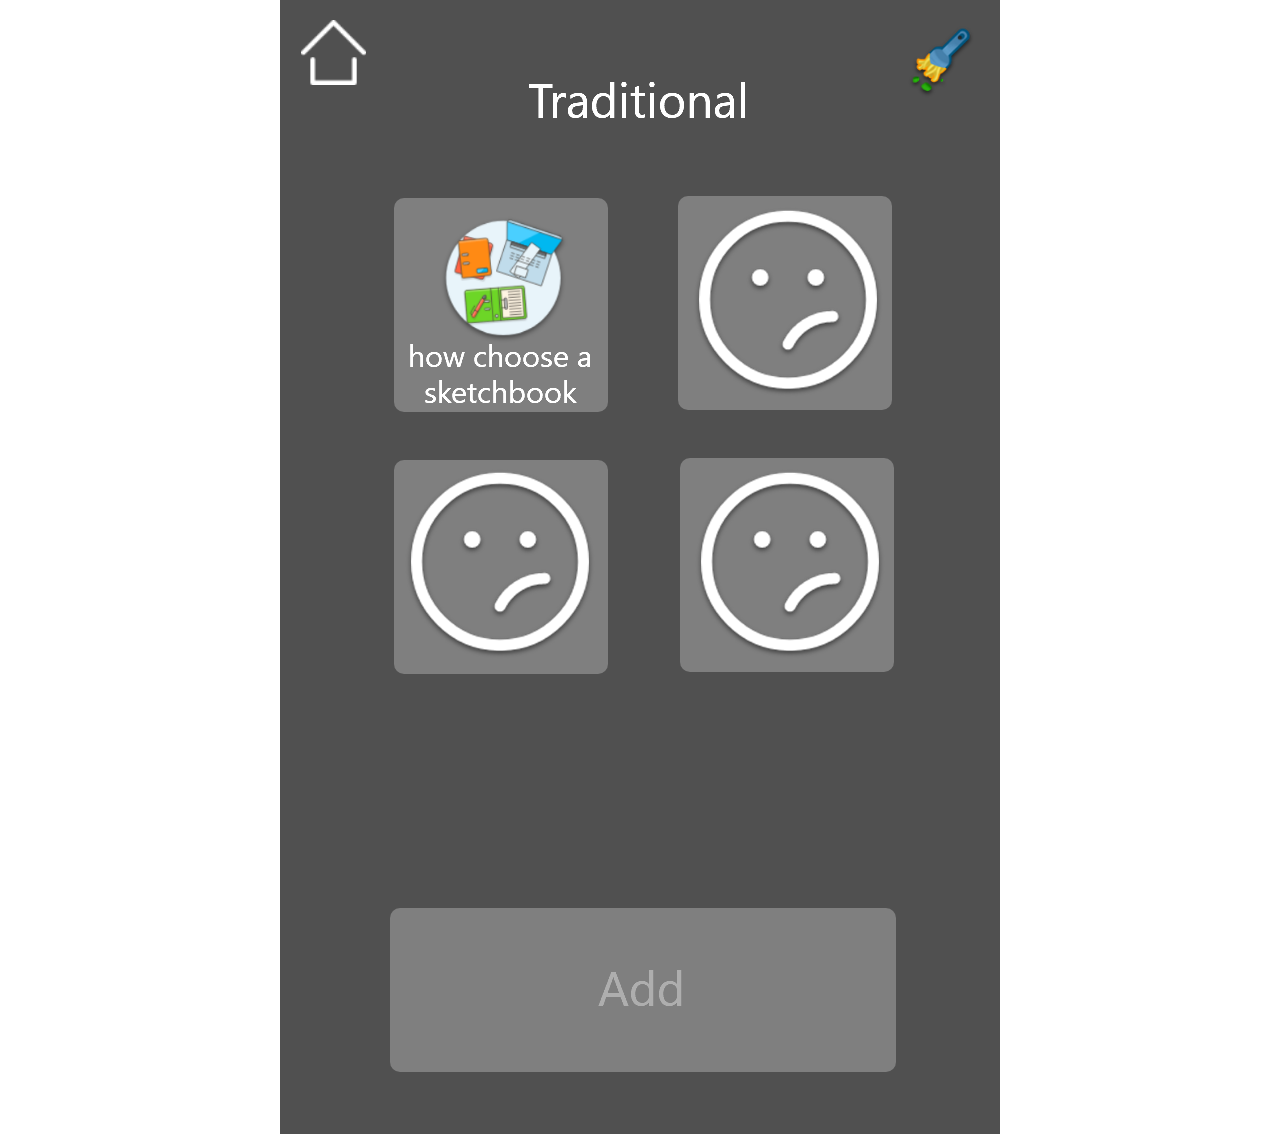
<file: Ramen/www/traditional.html>
<!DOCTYPE html>
<html class="nojs html css_verticalspacer" lang="pt-BR">
 <head>

  <meta http-equiv="Content-type" content="text/html;charset=UTF-8"/>
  <meta name="generator" content="2018.1.0.386"/>
  <meta name="viewport" content="width=device-width, initial-scale=1.0"/>
  
  <script type="text/javascript">
   // Update the 'nojs'/'js' class on the html node
document.documentElement.className = document.documentElement.className.replace(/\bnojs\b/g, 'js');

// Check that all required assets are uploaded and up-to-date
if(typeof Muse == "undefined") window.Muse = {}; window.Muse.assets = {"required":["museutils.js", "museconfig.js", "jquery.watch.js", "jquery.museresponsive.js", "require.js", "traditional.css"], "outOfDate":[]};
</script>
  
  <title>traditional</title>
  <!-- CSS -->
  <link rel="stylesheet" type="text/css" href="css/site_global.css?crc=444006867"/>
  <link rel="stylesheet" type="text/css" href="css/traditional.css?crc=4205056054" id="pagesheet"/>
  <!-- IE-only CSS -->
  <!--[if lt IE 9]>
  <link rel="stylesheet" type="text/css" href="css/nomq_traditional.css?crc=439910569" id="nomq_pagesheet"/>
  <![endif]-->
   </head>
 <body>

  <div class="breakpoint active" id="bp_infinity" data-min-width="721"><!-- responsive breakpoint node -->
   <div class="clearfix" id="page"><!-- group -->
    <a class="nonblock nontext clip_frame grpelem" id="u304" href="index.html"><!-- image --><img class="block temp_no_img_src" id="u304_img" data-orig-src="images/home-1.png?crc=488786437" alt="" width="65" height="65" src="images/blank.gif?crc=4208392903"/></a>
    <div class="clearfix grpelem" id="pu313-4"><!-- column -->
     <img class="colelem temp_no_img_src" id="u313-4" alt="Traditional" width="224" height="58" data-orig-src="images/u313-4.png?crc=4081574789" src="images/blank.gif?crc=4208392903"/><!-- rasterized frame -->
     <div class="clearfix colelem" id="pu329"><!-- group -->
      <div class="pointer_cursor rounded-corners clearfix grpelem" id="u329"><!-- group -->
       <a class="block shared_content" href="artigo.html" data-content-guid="u329_0_content"><!-- Block link tag --></a>
       <a class="nonblock nontext clip_frame grpelem shared_content" id="u365" href="artigo.html" data-content-guid="u365_content"><!-- image --><img class="block temp_no_img_src" id="u365_img" data-orig-src="images/streamline-icon-laptop-workspace-3%40140x1402.png?crc=4020329527" alt="" width="156" height="156" src="images/blank.gif?crc=4208392903"/></a>
       <a class="nonblock nontext grpelem" id="u377-4" href="artigo.html"><!-- rasterized frame --><img class="temp_no_img_src" id="u377-4_img" alt="how choose a sketchbook" width="216" height="72" data-orig-src="images/u377-4.png?crc=527733468" src="images/blank.gif?crc=4208392903"/></a>
      </div>
      <div class="rounded-corners clearfix grpelem shared_content" id="u333" data-content-guid="u333_content"><!-- group -->
       <div class="clip_frame grpelem" id="u1218"><!-- image -->
        <img class="block temp_no_img_src" id="u1218_img" data-orig-src="images/unhappy-1.png?crc=4045865338" alt="" width="192" height="192" src="images/blank.gif?crc=4208392903"/>
       </div>
      </div>
     </div>
     <div class="clearfix colelem shared_content" id="pu339" data-content-guid="pu339_content"><!-- group -->
      <div class="rounded-corners clearfix grpelem" id="u339"><!-- group -->
       <div class="clip_frame grpelem" id="u1194"><!-- image -->
        <img class="block temp_no_img_src" id="u1194_img" data-orig-src="images/unhappy-1.png?crc=4045865338" alt="" width="192" height="192" src="images/blank.gif?crc=4208392903"/>
       </div>
      </div>
      <div class="rounded-corners clearfix grpelem" id="u345"><!-- group -->
       <div class="clip_frame grpelem" id="u1206"><!-- image -->
        <img class="block temp_no_img_src" id="u1206_img" data-orig-src="images/unhappy-1.png?crc=4045865338" alt="" width="192" height="192" src="images/blank.gif?crc=4208392903"/>
       </div>
      </div>
     </div>
     <div class="rounded-corners clearfix colelem" id="u351"><!-- group -->
      <img class="grpelem temp_no_img_src" id="u357-4" alt="Add" width="94" height="58" data-orig-src="images/u357-4.png?crc=425365162" src="images/blank.gif?crc=4208392903"/><!-- rasterized frame -->
     </div>
    </div>
    <div class="clip_frame grpelem shared_content" id="u317" data-content-guid="u317_content"><!-- image -->
     <img class="block temp_no_img_src" id="u317_img" data-orig-src="images/ramenbrush-4.png?crc=390486416" alt="" width="83" height="83" src="images/blank.gif?crc=4208392903"/>
    </div>
    <div class="verticalspacer shared_content" data-offset-top="1072" data-content-above-spacer="1072" data-content-below-spacer="62" data-content-guid="page_3_content"></div>
   </div>
  </div>
  <div class="breakpoint" id="bp_720" data-max-width="720"><!-- responsive breakpoint node -->
   <div class="clearfix temp_no_id" data-orig-id="page"><!-- group -->
    <a class="nonblock nontext clip_frame grpelem temp_no_id" href="index.html" data-orig-id="u304"><!-- image --><img class="block temp_no_id temp_no_img_src" data-orig-src="images/home-1.png?crc=488786437" alt="" width="49" height="49" data-orig-id="u304_img" src="images/blank.gif?crc=4208392903"/></a>
    <div class="clearfix grpelem temp_no_id" data-orig-id="pu313-4"><!-- column -->
     <img class="colelem temp_no_id temp_no_img_src" alt="Traditional" width="224" height="58" data-orig-src="images/u313-42.png?crc=4081574789" data-orig-id="u313-4" src="images/blank.gif?crc=4208392903"/><!-- rasterized frame -->
     <div class="clearfix colelem temp_no_id" data-orig-id="pu329"><!-- group -->
      <div class="pointer_cursor rounded-corners clearfix grpelem temp_no_id" data-orig-id="u329"><!-- group -->
       <span class="block placeholder" data-placeholder-for="u329_0_content"><!-- placeholder node --></span>
       <span class="nonblock nontext clip_frame grpelem placeholder" data-placeholder-for="u365_content"><!-- placeholder node --></span>
       <a class="nonblock nontext grpelem temp_no_id" href="artigo.html" data-orig-id="u377-4"><!-- rasterized frame --><img class="temp_no_id temp_no_img_src" alt="how choose a sketchbook" width="216" height="72" data-orig-src="images/u377-42.png?crc=527733468" data-orig-id="u377-4_img" src="images/blank.gif?crc=4208392903"/></a>
      </div>
      <span class="rounded-corners clearfix grpelem placeholder" data-placeholder-for="u333_content"><!-- placeholder node --></span>
     </div>
     <span class="clearfix colelem placeholder" data-placeholder-for="pu339_content"><!-- placeholder node --></span>
     <div class="rounded-corners clearfix colelem temp_no_id" data-orig-id="u351"><!-- group -->
      <img class="grpelem temp_no_id temp_no_img_src" alt="Add" width="94" height="58" data-orig-src="images/u357-42.png?crc=425365162" data-orig-id="u357-4" src="images/blank.gif?crc=4208392903"/><!-- rasterized frame -->
     </div>
    </div>
    <span class="clip_frame grpelem placeholder" data-placeholder-for="u317_content"><!-- placeholder node --></span>
    <span class="verticalspacer placeholder" data-placeholder-for="page_3_content"><!-- placeholder node --></span>
   </div>
  </div>
  <!-- Other scripts -->
  <script type="text/javascript">
   // Decide whether to suppress missing file error or not based on preference setting
var suppressMissingFileError = false
</script>
  <script type="text/javascript">
   window.Muse.assets.check=function(c){if(!window.Muse.assets.checked){window.Muse.assets.checked=!0;var b={},d=function(a,b){if(window.getComputedStyle){var c=window.getComputedStyle(a,null);return c&&c.getPropertyValue(b)||c&&c[b]||""}if(document.documentElement.currentStyle)return(c=a.currentStyle)&&c[b]||a.style&&a.style[b]||"";return""},a=function(a){if(a.match(/^rgb/))return a=a.replace(/\s+/g,"").match(/([\d\,]+)/gi)[0].split(","),(parseInt(a[0])<<16)+(parseInt(a[1])<<8)+parseInt(a[2]);if(a.match(/^\#/))return parseInt(a.substr(1),
16);return 0},f=function(f){for(var g=document.getElementsByTagName("link"),j=0;j<g.length;j++)if("text/css"==g[j].type){var l=(g[j].href||"").match(/\/?css\/([\w\-]+\.css)\?crc=(\d+)/);if(!l||!l[1]||!l[2])break;b[l[1]]=l[2]}g=document.createElement("div");g.className="version";g.style.cssText="display:none; width:1px; height:1px;";document.getElementsByTagName("body")[0].appendChild(g);for(j=0;j<Muse.assets.required.length;){var l=Muse.assets.required[j],k=l.match(/([\w\-\.]+)\.(\w+)$/),i=k&&k[1]?
k[1]:null,k=k&&k[2]?k[2]:null;switch(k.toLowerCase()){case "css":i=i.replace(/\W/gi,"_").replace(/^([^a-z])/gi,"_$1");g.className+=" "+i;i=a(d(g,"color"));k=a(d(g,"backgroundColor"));i!=0||k!=0?(Muse.assets.required.splice(j,1),"undefined"!=typeof b[l]&&(i!=b[l]>>>24||k!=(b[l]&16777215))&&Muse.assets.outOfDate.push(l)):j++;g.className="version";break;case "js":j++;break;default:throw Error("Unsupported file type: "+k);}}c?c().jquery!="1.8.3"&&Muse.assets.outOfDate.push("jquery-1.8.3.min.js"):Muse.assets.required.push("jquery-1.8.3.min.js");
g.parentNode.removeChild(g);if(Muse.assets.outOfDate.length||Muse.assets.required.length)g="Alguns arquivos no servidor podem estar ausentes ou incorretos. Limpe o cache do navegador e tente novamente. Se o problema persistir, entre em contato com o autor do site.",f&&Muse.assets.outOfDate.length&&(g+="\nOut of date: "+Muse.assets.outOfDate.join(",")),f&&Muse.assets.required.length&&(g+="\nMissing: "+Muse.assets.required.join(",")),suppressMissingFileError?(g+="\nUse SuppressMissingFileError key in AppPrefs.xml to show missing file error pop up.",console.log(g)):alert(g)};location&&location.search&&location.search.match&&location.search.match(/muse_debug/gi)?
setTimeout(function(){f(!0)},5E3):f()}};
var muse_init=function(){require.config({baseUrl:""});require(["jquery","museutils","whatinput","jquery.watch","jquery.museresponsive"],function(c){var $ = c;$(document).ready(function(){try{
window.Muse.assets.check($);/* body */
Muse.Utils.transformMarkupToFixBrowserProblemsPreInit();/* body */
Muse.Utils.prepHyperlinks(true);/* body */
Muse.Utils.makeButtonsVisibleAfterSettingMinWidth();/* body */
Muse.Utils.fullPage('#page');/* 100% height page */
$( '.breakpoint' ).registerBreakpoint();/* Register breakpoints */
Muse.Utils.transformMarkupToFixBrowserProblems();/* body */
}catch(b){if(b&&"function"==typeof b.notify?b.notify():Muse.Assert.fail("Error calling selector function: "+b),false)throw b;}})})};

</script>
  <!-- RequireJS script -->
  <script src="scripts/require.js?crc=7928878" type="text/javascript" async data-main="scripts/museconfig.js?crc=4286661555" onload="if (requirejs) requirejs.onError = function(requireType, requireModule) { if (requireType && requireType.toString && requireType.toString().indexOf && 0 <= requireType.toString().indexOf('#scripterror')) window.Muse.assets.check(); }" onerror="window.Muse.assets.check();"></script>
   </body>
</html>
</file>
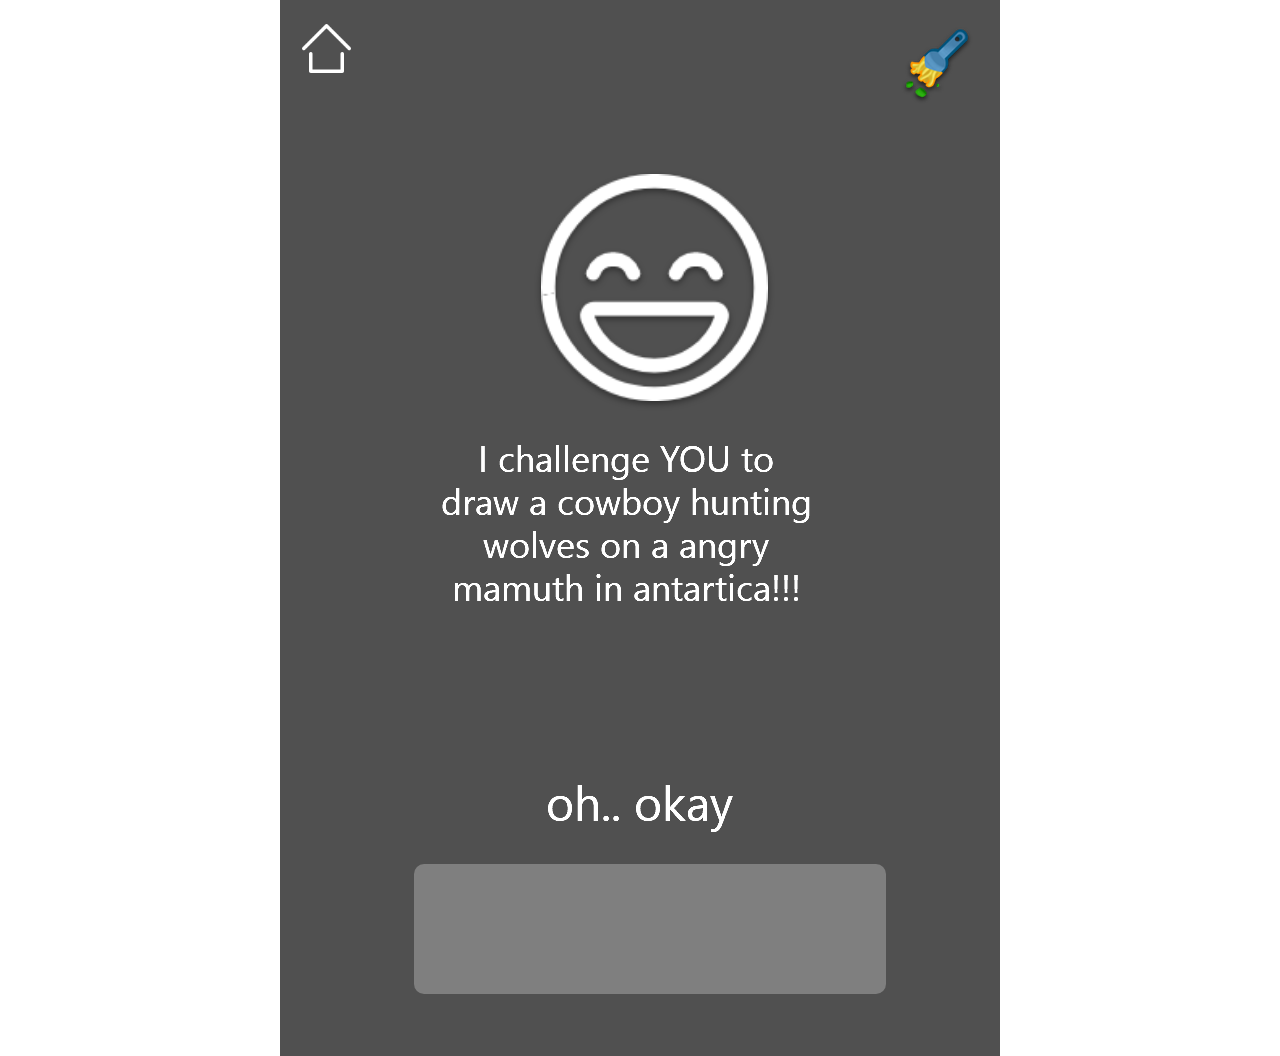
<file: Ramen/www/weekchallenge.html>
<!DOCTYPE html>
<html class="nojs html css_verticalspacer" lang="pt-BR">
 <head>

  <meta http-equiv="Content-type" content="text/html;charset=UTF-8"/>
  <meta name="generator" content="2018.1.0.386"/>
  <meta name="viewport" content="width=device-width, initial-scale=1.0"/>
  
  <script type="text/javascript">
   // Update the 'nojs'/'js' class on the html node
document.documentElement.className = document.documentElement.className.replace(/\bnojs\b/g, 'js');

// Check that all required assets are uploaded and up-to-date
if(typeof Muse == "undefined") window.Muse = {}; window.Muse.assets = {"required":["museutils.js", "museconfig.js", "jquery.watch.js", "jquery.museresponsive.js", "require.js", "weekchallenge.css"], "outOfDate":[]};
</script>
  
  <title>weekchallenge</title>
  <!-- CSS -->
  <link rel="stylesheet" type="text/css" href="css/site_global.css?crc=444006867"/>
  <link rel="stylesheet" type="text/css" href="css/weekchallenge.css?crc=3902432488" id="pagesheet"/>
  <!-- IE-only CSS -->
  <!--[if lt IE 9]>
  <link rel="stylesheet" type="text/css" href="css/nomq_weekchallenge.css?crc=4291060047" id="nomq_pagesheet"/>
  <![endif]-->
   </head>
 <body>

  <div class="breakpoint active" id="bp_infinity" data-min-width="721"><!-- responsive breakpoint node -->
   <div class="clearfix" id="page"><!-- group -->
    <a class="nonblock nontext clip_frame grpelem shared_content" id="u559" href="index.html" data-content-guid="u559_content"><!-- image --><img class="block temp_no_img_src" id="u559_img" data-orig-src="images/home-1.png?crc=488786437" alt="" width="49" height="49" src="images/blank.gif?crc=4208392903"/></a>
    <div class="clearfix grpelem" id="pu577"><!-- column -->
     <div class="clip_frame colelem shared_content" id="u577" data-content-guid="u577_content"><!-- image -->
      <img class="block temp_no_img_src" id="u577_img" data-orig-src="images/smile.png?crc=4268902884" alt="" width="245" height="245" src="images/blank.gif?crc=4208392903"/>
     </div>
     <img class="colelem temp_no_img_src" id="u609-5" alt="I challenge YOU to draw a cowboy hunting wolves on a angry mamuth in antartica!!! " width="374" height="244" data-orig-src="images/u609-5.png?crc=4120007901" src="images/blank.gif?crc=4208392903"/><!-- rasterized frame -->
     <a class="nonblock nontext colelem" id="u1234-4" href="index.html"><!-- rasterized frame --><img class="temp_no_img_src" id="u1234-4_img" alt="oh.. okay" width="214" height="73" data-orig-src="images/u1234-4.png?crc=176070182" src="images/blank.gif?crc=4208392903"/></a>
     <a class="nonblock nontext rounded-corners colelem" id="u615" href="index.html"><!-- simple frame --></a>
    </div>
    <div class="clip_frame grpelem shared_content" id="u568" data-content-guid="u568_content"><!-- image -->
     <img class="block temp_no_img_src" id="u568_img" data-orig-src="images/ramenbrush-4.png?crc=390486416" alt="" width="90" height="90" src="images/blank.gif?crc=4208392903"/>
    </div>
    <div class="verticalspacer" data-offset-top="994" data-content-above-spacer="994" data-content-below-spacer="62"></div>
   </div>
  </div>
  <div class="breakpoint" id="bp_720" data-max-width="720"><!-- responsive breakpoint node -->
   <div class="clearfix temp_no_id" data-orig-id="page"><!-- group -->
    <span class="nonblock nontext clip_frame grpelem placeholder" data-placeholder-for="u559_content"><!-- placeholder node --></span>
    <div class="clearfix grpelem temp_no_id" data-orig-id="pu577"><!-- column -->
     <span class="clip_frame colelem placeholder" data-placeholder-for="u577_content"><!-- placeholder node --></span>
     <img class="colelem temp_no_id temp_no_img_src" alt="I challenge YOU to draw a cowboy hunting wolves on a angry mamuth in antartica!!! " width="464" height="201" data-orig-src="images/u609-52.png?crc=164299531" data-orig-id="u609-5" src="images/blank.gif?crc=4208392903"/><!-- rasterized frame -->
     <div class="pointer_cursor rounded-corners clearfix colelem temp_no_id" data-orig-id="u615"><!-- group -->
      <a class="block" href="index.html"><!-- Block link tag --></a>
      <a class="nonblock nontext grpelem temp_no_id" href="index.html" data-orig-id="u1234-4"><!-- rasterized frame --><img class="temp_no_id temp_no_img_src" alt="oh.. okay" width="214" height="73" data-orig-src="images/u1234-42.png?crc=176070182" data-orig-id="u1234-4_img" src="images/blank.gif?crc=4208392903"/></a>
     </div>
    </div>
    <span class="clip_frame grpelem placeholder" data-placeholder-for="u568_content"><!-- placeholder node --></span>
    <div class="verticalspacer" data-offset-top="1020" data-content-above-spacer="1018" data-content-below-spacer="61"></div>
   </div>
  </div>
  <!-- Other scripts -->
  <script type="text/javascript">
   // Decide whether to suppress missing file error or not based on preference setting
var suppressMissingFileError = false
</script>
  <script type="text/javascript">
   window.Muse.assets.check=function(c){if(!window.Muse.assets.checked){window.Muse.assets.checked=!0;var b={},d=function(a,b){if(window.getComputedStyle){var c=window.getComputedStyle(a,null);return c&&c.getPropertyValue(b)||c&&c[b]||""}if(document.documentElement.currentStyle)return(c=a.currentStyle)&&c[b]||a.style&&a.style[b]||"";return""},a=function(a){if(a.match(/^rgb/))return a=a.replace(/\s+/g,"").match(/([\d\,]+)/gi)[0].split(","),(parseInt(a[0])<<16)+(parseInt(a[1])<<8)+parseInt(a[2]);if(a.match(/^\#/))return parseInt(a.substr(1),
16);return 0},f=function(f){for(var g=document.getElementsByTagName("link"),j=0;j<g.length;j++)if("text/css"==g[j].type){var l=(g[j].href||"").match(/\/?css\/([\w\-]+\.css)\?crc=(\d+)/);if(!l||!l[1]||!l[2])break;b[l[1]]=l[2]}g=document.createElement("div");g.className="version";g.style.cssText="display:none; width:1px; height:1px;";document.getElementsByTagName("body")[0].appendChild(g);for(j=0;j<Muse.assets.required.length;){var l=Muse.assets.required[j],k=l.match(/([\w\-\.]+)\.(\w+)$/),i=k&&k[1]?
k[1]:null,k=k&&k[2]?k[2]:null;switch(k.toLowerCase()){case "css":i=i.replace(/\W/gi,"_").replace(/^([^a-z])/gi,"_$1");g.className+=" "+i;i=a(d(g,"color"));k=a(d(g,"backgroundColor"));i!=0||k!=0?(Muse.assets.required.splice(j,1),"undefined"!=typeof b[l]&&(i!=b[l]>>>24||k!=(b[l]&16777215))&&Muse.assets.outOfDate.push(l)):j++;g.className="version";break;case "js":j++;break;default:throw Error("Unsupported file type: "+k);}}c?c().jquery!="1.8.3"&&Muse.assets.outOfDate.push("jquery-1.8.3.min.js"):Muse.assets.required.push("jquery-1.8.3.min.js");
g.parentNode.removeChild(g);if(Muse.assets.outOfDate.length||Muse.assets.required.length)g="Alguns arquivos no servidor podem estar ausentes ou incorretos. Limpe o cache do navegador e tente novamente. Se o problema persistir, entre em contato com o autor do site.",f&&Muse.assets.outOfDate.length&&(g+="\nOut of date: "+Muse.assets.outOfDate.join(",")),f&&Muse.assets.required.length&&(g+="\nMissing: "+Muse.assets.required.join(",")),suppressMissingFileError?(g+="\nUse SuppressMissingFileError key in AppPrefs.xml to show missing file error pop up.",console.log(g)):alert(g)};location&&location.search&&location.search.match&&location.search.match(/muse_debug/gi)?
setTimeout(function(){f(!0)},5E3):f()}};
var muse_init=function(){require.config({baseUrl:""});require(["jquery","museutils","whatinput","jquery.watch","jquery.museresponsive"],function(c){var $ = c;$(document).ready(function(){try{
window.Muse.assets.check($);/* body */
Muse.Utils.transformMarkupToFixBrowserProblemsPreInit();/* body */
Muse.Utils.prepHyperlinks(true);/* body */
Muse.Utils.makeButtonsVisibleAfterSettingMinWidth();/* body */
Muse.Utils.fullPage('#page');/* 100% height page */
$( '.breakpoint' ).registerBreakpoint();/* Register breakpoints */
Muse.Utils.transformMarkupToFixBrowserProblems();/* body */
}catch(b){if(b&&"function"==typeof b.notify?b.notify():Muse.Assert.fail("Error calling selector function: "+b),false)throw b;}})})};

</script>
  <!-- RequireJS script -->
  <script src="scripts/require.js?crc=7928878" type="text/javascript" async data-main="scripts/museconfig.js?crc=4286661555" onload="if (requirejs) requirejs.onError = function(requireType, requireModule) { if (requireType && requireType.toString && requireType.toString().indexOf && 0 <= requireType.toString().indexOf('#scripterror')) window.Muse.assets.check(); }" onerror="window.Muse.assets.check();"></script>
   </body>
</html>
</file>
<file: Ramen/www/css/site_global.css>
html{min-height:100%;min-width:100%;-ms-text-size-adjust:none;}body,div,dl,dt,dd,ul,ol,li,nav,h1,h2,h3,h4,h5,h6,pre,code,form,fieldset,legend,input,button,textarea,p,blockquote,th,td,a{margin:0px;padding:0px;border-width:0px;border-style:solid;border-color:transparent;-webkit-transform-origin:left top;-ms-transform-origin:left top;-o-transform-origin:left top;transform-origin:left top;background-repeat:no-repeat;}button.submit-btn{-moz-box-sizing:content-box;-webkit-box-sizing:content-box;box-sizing:content-box;}.transition{-webkit-transition-property:background-image,background-position,background-color,border-color,border-radius,color,font-size,font-style,font-weight,letter-spacing,line-height,text-align,box-shadow,text-shadow,opacity;transition-property:background-image,background-position,background-color,border-color,border-radius,color,font-size,font-style,font-weight,letter-spacing,line-height,text-align,box-shadow,text-shadow,opacity;}.transition *{-webkit-transition:inherit;transition:inherit;}table{border-collapse:collapse;border-spacing:0px;}fieldset,img{border:0px;border-style:solid;-webkit-transform-origin:left top;-ms-transform-origin:left top;-o-transform-origin:left top;transform-origin:left top;}address,caption,cite,code,dfn,em,strong,th,var,optgroup{font-style:inherit;font-weight:inherit;}del,ins{text-decoration:none;}li{list-style:none;}caption,th{text-align:left;}h1,h2,h3,h4,h5,h6{font-size:100%;font-weight:inherit;}input,button,textarea,select,optgroup,option{font-family:inherit;font-size:inherit;font-style:inherit;font-weight:inherit;}.form-grp input,.form-grp textarea{-webkit-appearance:none;-webkit-border-radius:0;}body{font-family:Arial, Helvetica Neue, Helvetica, sans-serif;text-align:left;font-size:14px;line-height:17px;word-wrap:break-word;text-rendering:optimizeLegibility;-moz-font-feature-settings:'liga';-ms-font-feature-settings:'liga';-webkit-font-feature-settings:'liga';font-feature-settings:'liga';}a:link{color:#0000FF;text-decoration:underline;}a:visited{color:#800080;text-decoration:underline;}a:hover{color:#0000FF;text-decoration:underline;}a:active{color:#EE0000;text-decoration:underline;}a.nontext{color:black;text-decoration:none;font-style:normal;font-weight:normal;}.normal_text{color:#000000;direction:ltr;font-family:Arial, Helvetica Neue, Helvetica, sans-serif;font-size:14px;font-style:normal;font-weight:normal;letter-spacing:0px;line-height:17px;text-align:left;text-decoration:none;text-indent:0px;text-transform:none;vertical-align:0px;padding:0px;}.list0 li:before{position:absolute;right:100%;letter-spacing:0px;text-decoration:none;font-weight:normal;font-style:normal;}.rtl-list li:before{right:auto;left:100%;}.nls-None > li:before,.nls-None .list3 > li:before,.nls-None .list6 > li:before{margin-right:6px;content:'•';}.nls-None .list1 > li:before,.nls-None .list4 > li:before,.nls-None .list7 > li:before{margin-right:6px;content:'○';}.nls-None,.nls-None .list1,.nls-None .list2,.nls-None .list3,.nls-None .list4,.nls-None .list5,.nls-None .list6,.nls-None .list7,.nls-None .list8{padding-left:34px;}.nls-None.rtl-list,.nls-None .list1.rtl-list,.nls-None .list2.rtl-list,.nls-None .list3.rtl-list,.nls-None .list4.rtl-list,.nls-None .list5.rtl-list,.nls-None .list6.rtl-list,.nls-None .list7.rtl-list,.nls-None .list8.rtl-list{padding-left:0px;padding-right:34px;}.nls-None .list2 > li:before,.nls-None .list5 > li:before,.nls-None .list8 > li:before{margin-right:6px;content:'-';}.nls-None.rtl-list > li:before,.nls-None .list1.rtl-list > li:before,.nls-None .list2.rtl-list > li:before,.nls-None .list3.rtl-list > li:before,.nls-None .list4.rtl-list > li:before,.nls-None .list5.rtl-list > li:before,.nls-None .list6.rtl-list > li:before,.nls-None .list7.rtl-list > li:before,.nls-None .list8.rtl-list > li:before{margin-right:0px;margin-left:6px;}.TabbedPanelsTab{white-space:nowrap;}.MenuBar .MenuBarView,.MenuBar .SubMenuView{display:block;list-style:none;}.MenuBar .SubMenu{display:none;position:absolute;}.NoWrap{white-space:nowrap;word-wrap:normal;}.rootelem{margin-left:auto;margin-right:auto;}.colelem{display:inline;float:left;clear:both;}.clearfix:after{content:"\0020";visibility:hidden;display:block;height:0px;clear:both;}*:first-child+html .clearfix{zoom:1;}.clip_frame{overflow:hidden;}.popup_anchor{position:relative;width:0px;height:0px;}.allow_click_through *{pointer-events:auto;}.popup_element{z-index:100000;}.svg{display:block;vertical-align:top;}span.wrap{content:'';clear:left;display:block;}span.actAsInlineDiv{display:inline-block;}.position_content,.excludeFromNormalFlow{float:left;}.preload_images{position:absolute;overflow:hidden;left:-9999px;top:-9999px;height:1px;width:1px;}.preload{height:1px;width:1px;}.animateStates{-webkit-transition:0.3s ease-in-out;-moz-transition:0.3s ease-in-out;-o-transition:0.3s ease-in-out;transition:0.3s ease-in-out;}[data-whatinput="mouse"] *:focus,[data-whatinput="touch"] *:focus,input:focus,textarea:focus{outline:none;}textarea{resize:none;overflow:auto;}.allow_click_through,.fld-prompt{pointer-events:none;}.wrapped-input{position:absolute;top:0px;left:0px;background:transparent;border:none;}.submit-btn{z-index:50000;cursor:pointer;}.anchor_item{width:22px;height:18px;}.MenuBar .SubMenuVisible,.MenuBarVertical .SubMenuVisible,.MenuBar .SubMenu .SubMenuVisible,.popup_element.Active,span.actAsPara,.actAsDiv,a.nonblock.nontext,img.block{display:block;}.widget_invisible,.js .invi,.js .mse_pre_init{visibility:hidden;}.ose_ei{visibility:hidden;z-index:0;}.no_vert_scroll{overflow-y:hidden;}.always_vert_scroll{overflow-y:scroll;}.always_horz_scroll{overflow-x:scroll;}.fullscreen{overflow:hidden;left:0px;top:0px;position:fixed;height:100%;width:100%;-moz-box-sizing:border-box;-webkit-box-sizing:border-box;-ms-box-sizing:border-box;box-sizing:border-box;}.fullwidth{position:absolute;}.borderbox{-moz-box-sizing:border-box;-webkit-box-sizing:border-box;-ms-box-sizing:border-box;box-sizing:border-box;}.scroll_wrapper{position:absolute;overflow:auto;left:0px;right:0px;top:0px;bottom:0px;padding-top:0px;padding-bottom:0px;margin-top:0px;margin-bottom:0px;}.browser_width > *{position:absolute;left:0px;right:0px;}.grpelem,.accordion_wrapper{display:inline;float:left;}.fld-checkbox input[type=checkbox],.fld-radiobutton input[type=radio]{position:absolute;overflow:hidden;clip:rect(0px, 0px, 0px, 0px);height:1px;width:1px;margin:-1px;padding:0px;border:0px;}.fld-checkbox input[type=checkbox] + label,.fld-radiobutton input[type=radio] + label{display:inline-block;background-repeat:no-repeat;cursor:pointer;float:left;width:100%;height:100%;}.pointer_cursor,.fld-recaptcha-mode,.fld-recaptcha-refresh,.fld-recaptcha-help{cursor:pointer;}p,h1,h2,h3,h4,h5,h6,ol,ul,span.actAsPara{max-height:1000000px;}.superscript{vertical-align:super;font-size:66%;line-height:0px;}.subscript{vertical-align:sub;font-size:66%;line-height:0px;}.horizontalSlideShow{-ms-touch-action:pan-y;touch-action:pan-y;}.verticalSlideShow{-ms-touch-action:pan-x;touch-action:pan-x;}.colelem100,.verticalspacer{clear:both;}.list0 li,.MenuBar .MenuItemContainer,.SlideShowContentPanel .fullscreen img,.css_verticalspacer .verticalspacer{position:relative;}.popup_element.Inactive,.js .disn,.js .an_invi,.hidden,.breakpoint{display:none;}#muse_css_mq{position:absolute;display:none;background-color:#FFFFFE;}.fluid_height_spacer{width:0.01px;}.muse_check_css{display:none;position:fixed;}@media screen and (-webkit-min-device-pixel-ratio:0){body{text-rendering:auto;}}
</file>
<file: Ramen/www/css/index.css>
.version.index{color:#0000E1;background-color:#929DFA;}#page{background-color:#505050;border-color:#000000;z-index:1;margin-left:auto;margin-right:auto;padding-left:82px;border-width:0px;background-image:none;}#u190{background-color:transparent;z-index:2;position:relative;}#u1290-4{vertical-align:top;display:block;position:relative;z-index:14;}#pu1374{width:0.01px;z-index:18;}#u1374{background-color:transparent;width:192px;z-index:18;margin-right:-10000px;position:relative;}#u1382{background-color:transparent;left:320px;z-index:20;margin-right:-10000px;position:relative;margin-top:4px;width:192px;}#u202{background-color:#850012;position:relative;z-index:4;padding-bottom:31px;width:390px;margin-left:76px;border-radius:10px;}#u214-4{left:36px;vertical-align:top;display:block;margin-right:-10000px;position:relative;margin-top:23px;z-index:6;}#u206{background-color:#7F7F7F;position:relative;z-index:5;padding-bottom:4px;width:263px;border-radius:10px;}#u224-4{left:8px;z-index:10;margin-right:-10000px;position:relative;margin-top:3px;width:244px;}#u224-4_img{vertical-align:top;display:block;}.html{background-color:#FFFFFF;}body{min-width:720px;position:relative;}@media (min-width: 721px), print{#muse_css_mq{background-color:#FFFFFF;}#bp_infinity.active{display:block;}#page{width:512px;min-height:922px;padding-top:61px;padding-right:126px;padding-bottom:98px;}#u190{width:237px;margin-left:154px;}#u1290-4{margin-left:36px;margin-top:3px;}#pu1374{margin-top:21px;}#u202{margin-top:16px;}#u206{margin-left:131px;margin-top:40px;}.css_verticalspacer .verticalspacer{height:calc(100vh - 1081px);}}@media (max-width: 720px){#muse_css_mq{background-color:#0002d0;}#bp_720.active{display:block;}#page{width:524px;min-height:941.9999999999998px;padding-top:64px;padding-right:114px;padding-bottom:74.00000000000023px;}#u190{width:190px;margin-left:190px;}#u1290-4{margin-left:62px;margin-top:37px;}#pu1374{margin-top:31px;}#u202{margin-top:40px;}#u206{margin-left:144px;margin-top:39px;}.css_verticalspacer .verticalspacer{height:calc(100vh - 1079px);}body{overflow-x:hidden;}}
</file>
<file: Ramen/www/css/nomq_index.css>
#muse_css_mq{background-color:#FFFFFF;}#bp_infinity.active{display:block;}#page{width:512px;min-height:922px;padding-top:61px;padding-right:126px;padding-bottom:98px;}#u190{width:237px;margin-left:154px;}#u1290-4{margin-left:36px;margin-top:3px;}#pu1374{margin-top:21px;}#u202{margin-top:16px;}#u206{margin-left:131px;margin-top:40px;}.css_verticalspacer .verticalspacer{height:calc(100vh - 1081px);}
</file>
<file: Ramen/www/css/artigo.css>
.version.artigo{color:#0000E3;background-color:#600D31;}#page{background-color:#505050;border-color:#000000;z-index:1;margin-left:auto;margin-right:auto;background-image:none;padding-bottom:62px;width:720px;border-width:0px;}#u403{background-color:transparent;left:21px;z-index:2;margin-right:-10000px;position:relative;margin-top:19px;width:49px;}#ppu503{margin-top:21px;width:0.01px;z-index:0;margin-right:-10000px;margin-left:98px;}#pu503{width:0.01px;z-index:52;}#u503{background-color:transparent;z-index:52;margin-right:-10000px;position:relative;margin-top:1px;width:49px;}#u415{background-color:transparent;left:520px;z-index:4;margin-right:-10000px;position:relative;width:81px;}#u432-4{vertical-align:top;display:block;position:relative;margin-top:7px;z-index:6;margin-left:51px;}#u438{background-color:transparent;z-index:10;position:relative;margin-top:26px;width:192px;margin-left:164px;}#pu447-26{margin-top:-2px;width:0.01px;z-index:12;margin-left:14px;}#u447-26{vertical-align:top;display:block;z-index:12;margin-right:-10000px;position:relative;}#u453{background-color:transparent;left:52px;z-index:38;margin-right:-10000px;position:relative;margin-top:833px;width:401px;border-radius:10px;}#u453 .clip_frame{-webkit-border-radius:10px 10px 10px 10px;}#u469-10{left:32px;vertical-align:top;display:block;margin-right:-10000px;position:relative;margin-top:1198px;z-index:40;}#u483{background-color:transparent;left:56px;z-index:50;margin-right:-10000px;position:relative;margin-top:1737px;width:401px;}.css_verticalspacer .verticalspacer{height:calc(100vh - 2641px);}.html{background-color:#FFFFFF;}body{min-width:720px;position:relative;}@media (min-width: 721px), print{#muse_css_mq{background-color:#FFFFFF;}#bp_infinity.active{display:block;}#page{min-height:438px;}}@media (max-width: 720px){#muse_css_mq{background-color:#0002d0;}#bp_720.active{display:block;}#page{min-height:1018px;}body{overflow-x:hidden;}}
</file>
<file: Ramen/www/css/nomq_artigo.css>
#muse_css_mq{background-color:#FFFFFF;}#bp_infinity.active{display:block;}#page{min-height:438px;}
</file>
<file: Ramen/www/css/digital.css>
.version.digital{color:#0000FE;background-color:#67AC07;}#page{background-color:#505050;border-color:#000000;z-index:1;margin-left:auto;margin-right:auto;background-image:none;padding-bottom:62px;width:720px;border-width:0px;}#u1038{background-color:transparent;z-index:2;margin-right:-10000px;position:relative;}#pu1040-4{width:0.01px;z-index:4;margin-right:-10000px;}#u1040-4{vertical-align:top;display:block;z-index:4;position:relative;}#pu1043{width:0.01px;z-index:10;margin-left:4px;}#u1043{background-color:#7F7F7F;z-index:10;margin-right:-10000px;position:relative;border-radius:10px;margin-top:2px;width:214px;}#u1136{background-color:transparent;z-index:23;margin-right:-10000px;position:relative;width:192px;}#u1044{background-color:#7F7F7F;left:284px;z-index:11;margin-right:-10000px;position:relative;border-radius:10px;width:214px;}#u1148{background-color:transparent;z-index:25;margin-right:-10000px;position:relative;width:192px;}#pu1045{margin-top:46px;width:0.01px;z-index:12;margin-left:4px;}#u1045{background-color:#7F7F7F;z-index:12;margin-right:-10000px;position:relative;border-radius:10px;margin-top:2px;width:214px;}#u1124{background-color:transparent;z-index:21;margin-right:-10000px;position:relative;width:192px;}#u1046{background-color:#7F7F7F;left:286px;z-index:13;margin-right:-10000px;position:relative;border-radius:10px;width:214px;}#u1112{background-color:transparent;z-index:19;margin-right:-10000px;position:relative;width:192px;}#u1047{background-color:#7F7F7F;position:relative;z-index:14;padding-bottom:57px;margin-top:234px;width:506px;border-radius:10px;}#u1048-4{left:208px;vertical-align:top;display:block;margin-right:-10000px;position:relative;margin-top:49px;z-index:15;}#u1041{background-color:transparent;z-index:8;margin-right:-10000px;position:relative;width:83px;}.html{background-color:#FFFFFF;}body{min-width:720px;position:relative;}@media (min-width: 721px), print{#muse_css_mq{background-color:#FFFFFF;}#bp_infinity.active{display:block;}#page{min-height:1019px;}#u1038{width:65px;margin-top:30px;left:31px;}#pu1040-4{margin-top:79px;margin-left:120px;}#u1040-4{margin-left:138px;}#pu1043{margin-top:67px;}#u1043{padding-bottom:17px;}#u1136{margin-top:5px;left:4px;}#u1044{padding-bottom:15px;}#u1148{margin-top:7px;}#u1045{padding-bottom:21px;}#u1124{margin-top:1px;left:6px;}#u1046{padding-bottom:23px;}#u1112{margin-top:-1px;left:4px;}#u1041{margin-top:30px;left:626px;}.css_verticalspacer .verticalspacer{height:calc(100vh - 1144px);}}@media (max-width: 720px){#muse_css_mq{background-color:#0002d0;}#bp_720.active{display:block;}#page{min-height:1161px;}#u1038{width:49px;margin-top:21px;left:23px;}#pu1040-4{margin-top:66px;margin-left:112px;}#u1040-4{margin-left:178px;}#pu1043{margin-top:71px;}#u1043{padding-bottom:8px;}#u1136{margin-top:14px;left:12px;}#u1044{padding-bottom:6px;}#u1148{margin-top:16px;left:8px;}#u1045{padding-bottom:12px;}#u1124{margin-top:10px;left:14px;}#u1046{padding-bottom:14px;}#u1112{margin-top:8px;left:12px;}#u1041{margin-top:21px;left:618px;}.css_verticalspacer .verticalspacer{height:calc(100vh - 1222px);}body{overflow-x:hidden;}}
</file>
<file: Ramen/www/css/nomq_digital.css>
#muse_css_mq{background-color:#FFFFFF;}#bp_infinity.active{display:block;}#page{min-height:1019px;}#u1038{width:65px;margin-top:30px;left:31px;}#pu1040-4{margin-top:79px;margin-left:120px;}#u1040-4{margin-left:138px;}#pu1043{margin-top:67px;}#u1043{padding-bottom:17px;}#u1136{margin-top:5px;left:4px;}#u1044{padding-bottom:15px;}#u1148{margin-top:7px;}#u1045{padding-bottom:21px;}#u1124{margin-top:1px;left:6px;}#u1046{padding-bottom:23px;}#u1112{margin-top:-1px;left:4px;}#u1041{margin-top:30px;left:626px;}.css_verticalspacer .verticalspacer{height:calc(100vh - 1144px);}
</file>
<file: Ramen/www/css/more-about.css>
.version.more_about{color:#0000E3;background-color:#3D1F36;}#page{background-color:#505050;border-color:#000000;z-index:1;margin-left:auto;margin-right:auto;background-image:none;padding-bottom:62px;width:720px;border-width:0px;min-height:1018px;}#u260{background-color:transparent;left:21px;z-index:15;margin-right:-10000px;position:relative;margin-top:20px;width:49px;}#ppu250-8{margin-top:156px;width:0.01px;z-index:0;margin-right:-10000px;margin-left:108px;}#pu250-8{width:0.01px;z-index:2;}#u250-8{vertical-align:top;display:block;z-index:2;margin-right:-10000px;position:relative;}#u272{background-color:transparent;left:162px;z-index:17;margin-right:-10000px;position:relative;margin-top:620px;width:151px;}#u256-5{background-color:transparent;z-index:10;position:relative;margin-top:55px;width:125px;margin-left:183px;min-height:19px;}#u256-2{color:#7F7F7F;}.css_verticalspacer .verticalspacer{height:calc(100vh - 1079px);}.html{background-color:#FFFFFF;}body{min-width:720px;position:relative;}@media (min-width: 721px), print{#muse_css_mq{background-color:#FFFFFF;}#bp_infinity.active{display:block;}}@media (max-width: 720px){#muse_css_mq{background-color:#0002d0;}#bp_720.active{display:block;}body{overflow-x:hidden;}}
</file>
<file: Ramen/www/css/nomq_more-about.css>
#muse_css_mq{background-color:#FFFFFF;}#bp_infinity.active{display:block;}
</file>
<file: Ramen/www/css/traditional.css>
.version.traditional{color:#0000FA;background-color:#A41036;}#page{background-color:#505050;border-color:#000000;z-index:1;margin-left:auto;margin-right:auto;background-image:none;padding-bottom:62px;width:720px;border-width:0px;}#u304{background-color:transparent;left:21px;z-index:2;margin-right:-10000px;position:relative;margin-top:20px;}#pu313-4{margin-top:69px;width:0.01px;z-index:4;margin-right:-10000px;margin-left:110px;}#u313-4{vertical-align:top;display:block;z-index:4;margin-left:138px;position:relative;}#pu329{margin-top:69px;width:0.01px;z-index:10;margin-left:4px;}#u329{background-color:#7F7F7F;z-index:10;margin-right:-10000px;position:relative;border-radius:10px;margin-top:2px;width:214px;padding-bottom:4px;}#u365{background-color:transparent;left:32px;z-index:19;margin-right:-10000px;position:relative;margin-top:4px;width:156px;}#u377-4{left:-2px;z-index:21;margin-right:-10000px;position:relative;margin-top:138px;width:216px;}#u377-4_img{vertical-align:top;display:block;}#u333{background-color:#7F7F7F;left:284px;z-index:11;margin-right:-10000px;position:relative;border-radius:10px;width:214px;padding-bottom:12px;}#u1218{background-color:transparent;left:14px;z-index:29;margin-right:-10000px;position:relative;margin-top:10px;width:192px;}#pu339{margin-top:46px;width:0.01px;z-index:12;margin-left:4px;}#u339{background-color:#7F7F7F;z-index:12;margin-right:-10000px;position:relative;border-radius:10px;margin-top:2px;width:214px;padding-bottom:14px;}#u1194{background-color:transparent;left:10px;z-index:25;margin-right:-10000px;position:relative;margin-top:8px;width:192px;}#u345{background-color:#7F7F7F;left:286px;z-index:13;margin-right:-10000px;position:relative;border-radius:10px;width:214px;padding-bottom:12px;}#u1206{background-color:transparent;left:14px;z-index:27;margin-right:-10000px;position:relative;margin-top:10px;width:192px;}#u351{background-color:#7F7F7F;position:relative;z-index:14;padding-bottom:57px;margin-top:234px;width:506px;border-radius:10px;}#u357-4{left:208px;vertical-align:top;display:block;margin-right:-10000px;position:relative;margin-top:49px;z-index:15;}#u317{background-color:transparent;left:616px;z-index:8;margin-right:-10000px;position:relative;margin-top:20px;width:83px;}.css_verticalspacer .verticalspacer{height:calc(100vh - 1134px);}.html{background-color:#FFFFFF;}body{min-width:720px;position:relative;}@media (min-width: 721px), print{#muse_css_mq{background-color:#FFFFFF;}#bp_infinity.active{display:block;}#page{min-height:438px;}#u304{width:65px;}}@media (max-width: 720px){#muse_css_mq{background-color:#0002d0;}#bp_720.active{display:block;}#page{min-height:1018px;}#u304{width:49px;}body{overflow-x:hidden;}}
</file>
<file: Ramen/www/css/nomq_traditional.css>
#muse_css_mq{background-color:#FFFFFF;}#bp_infinity.active{display:block;}#page{min-height:438px;}#u304{width:65px;}
</file>
<file: Ramen/www/css/weekchallenge.css>
.version.weekchallenge{color:#0000E8;background-color:#9A64E8;}#page{background-color:#505050;border-color:#000000;z-index:1;margin-left:auto;margin-right:auto;background-image:none;padding-bottom:62px;width:720px;border-width:0px;}#u559{background-color:transparent;left:22px;z-index:2;margin-right:-10000px;position:relative;margin-top:24px;width:49px;}#pu577{width:0.01px;z-index:6;margin-right:-10000px;}#u577{background-color:transparent;width:245px;z-index:6;position:relative;}#u609-5{vertical-align:top;display:block;position:relative;z-index:8;}#u615{background-color:#7F7F7F;position:relative;z-index:13;border-radius:10px;width:472px;}#u1234-4{z-index:14;position:relative;}#u1234-4_img{vertical-align:top;display:block;}#u568{background-color:transparent;left:608px;z-index:4;margin-right:-10000px;position:relative;margin-top:20px;width:90px;}.html{background-color:#FFFFFF;}body{min-width:720px;position:relative;}@media (min-width: 721px), print{#muse_css_mq{background-color:#FFFFFF;}#bp_infinity.active{display:block;}#page{min-height:438px;}#pu577{margin-top:168px;margin-left:134px;}#u577{margin-left:118px;}#u609-5{margin-left:25px;margin-top:22px;}#u1234-4{margin-left:132px;margin-top:93px;}#u615{height:130px;margin-top:19px;}.css_verticalspacer .verticalspacer{height:calc(100vh - 1056px);}}@media (max-width: 720px){#muse_css_mq{background-color:#0002d0;}#bp_720.active{display:block;}#page{min-height:1018px;}#pu577{margin-top:100px;margin-left:122px;}#u577{margin-left:128px;}#u609-5{margin-left:15px;margin-top:84px;}#u615{margin-top:258px;}#u1234-4{margin-bottom:-2px;margin-right:-10000px;width:214px;margin-top:59px;left:130px;}.css_verticalspacer .verticalspacer{height:calc(100vh - 1079px);}body{overflow-x:hidden;}}
</file>
<file: Ramen/www/css/nomq_weekchallenge.css>
#muse_css_mq{background-color:#FFFFFF;}#bp_infinity.active{display:block;}#page{min-height:438px;}#pu577{margin-top:168px;margin-left:134px;}#u577{margin-left:118px;}#u609-5{margin-left:25px;margin-top:22px;}#u1234-4{margin-left:132px;margin-top:93px;}#u615{height:130px;margin-top:19px;}.css_verticalspacer .verticalspacer{height:calc(100vh - 1056px);}
</file>
